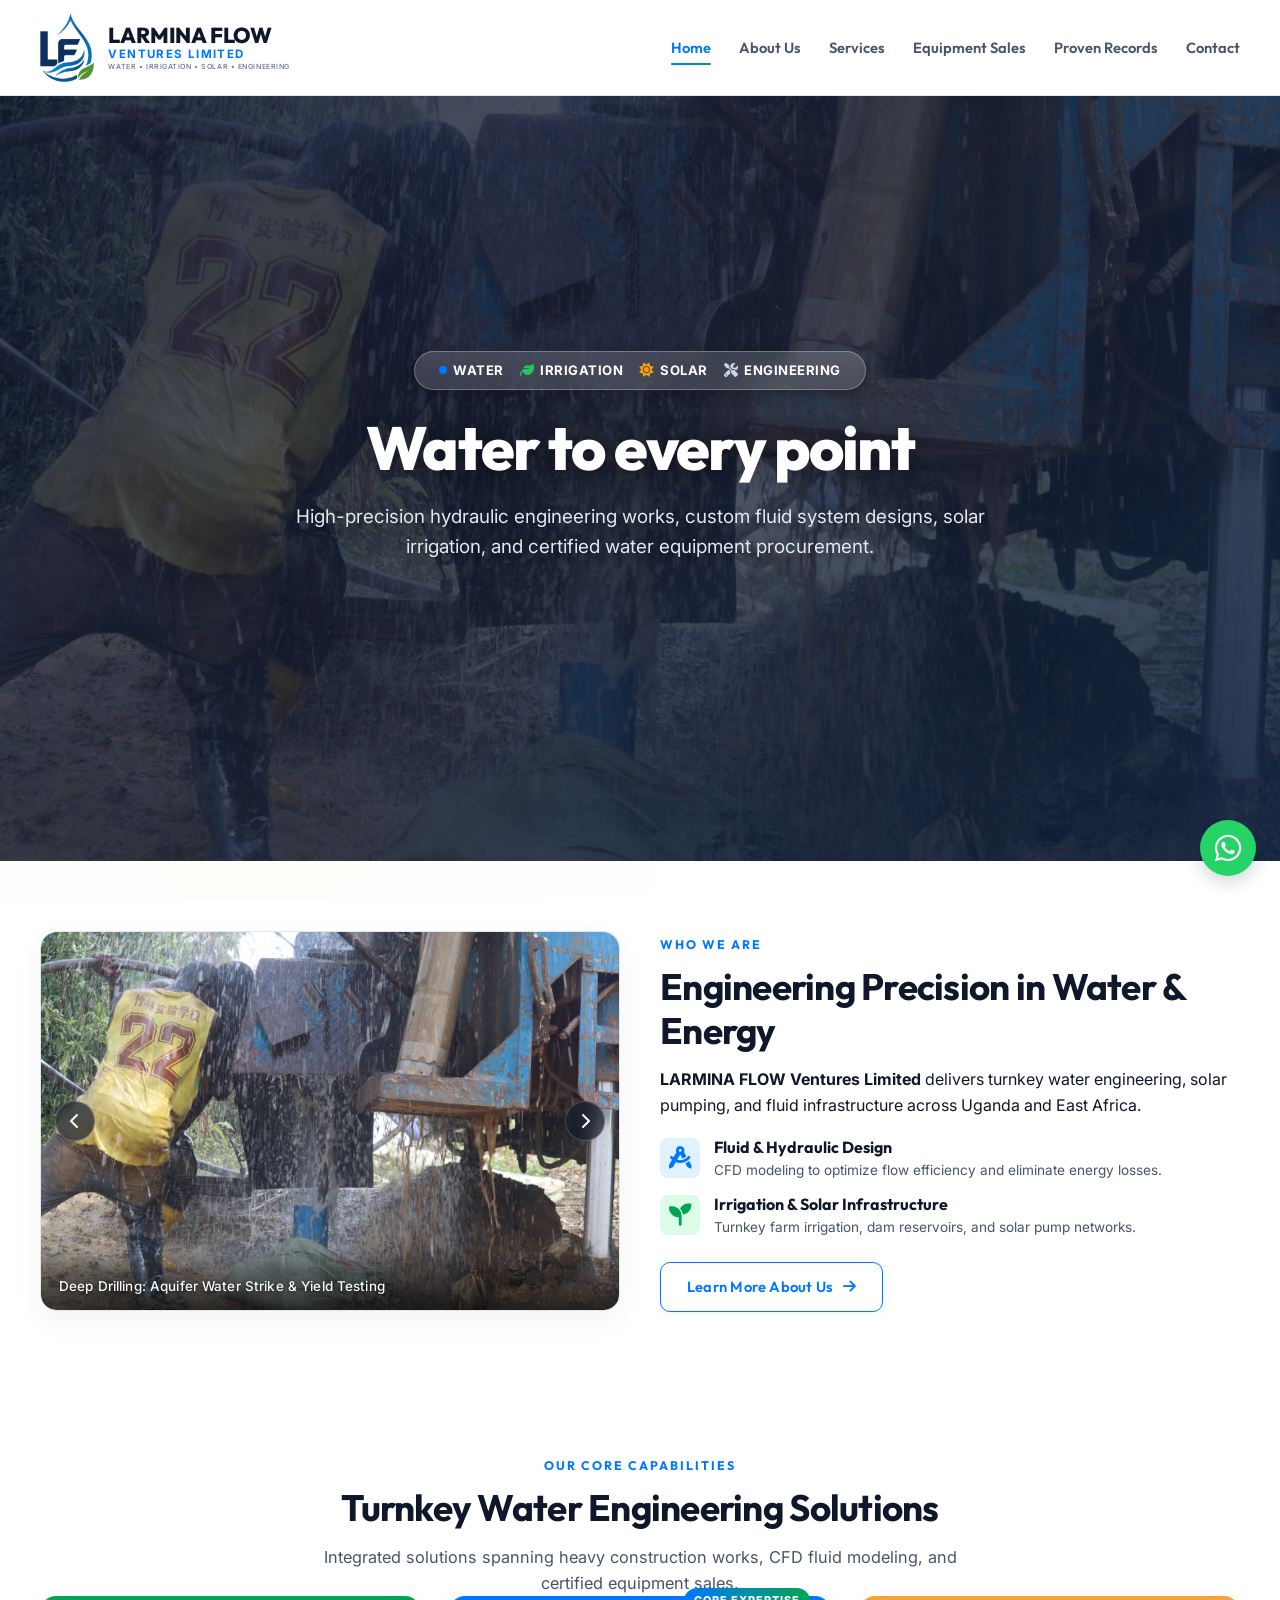
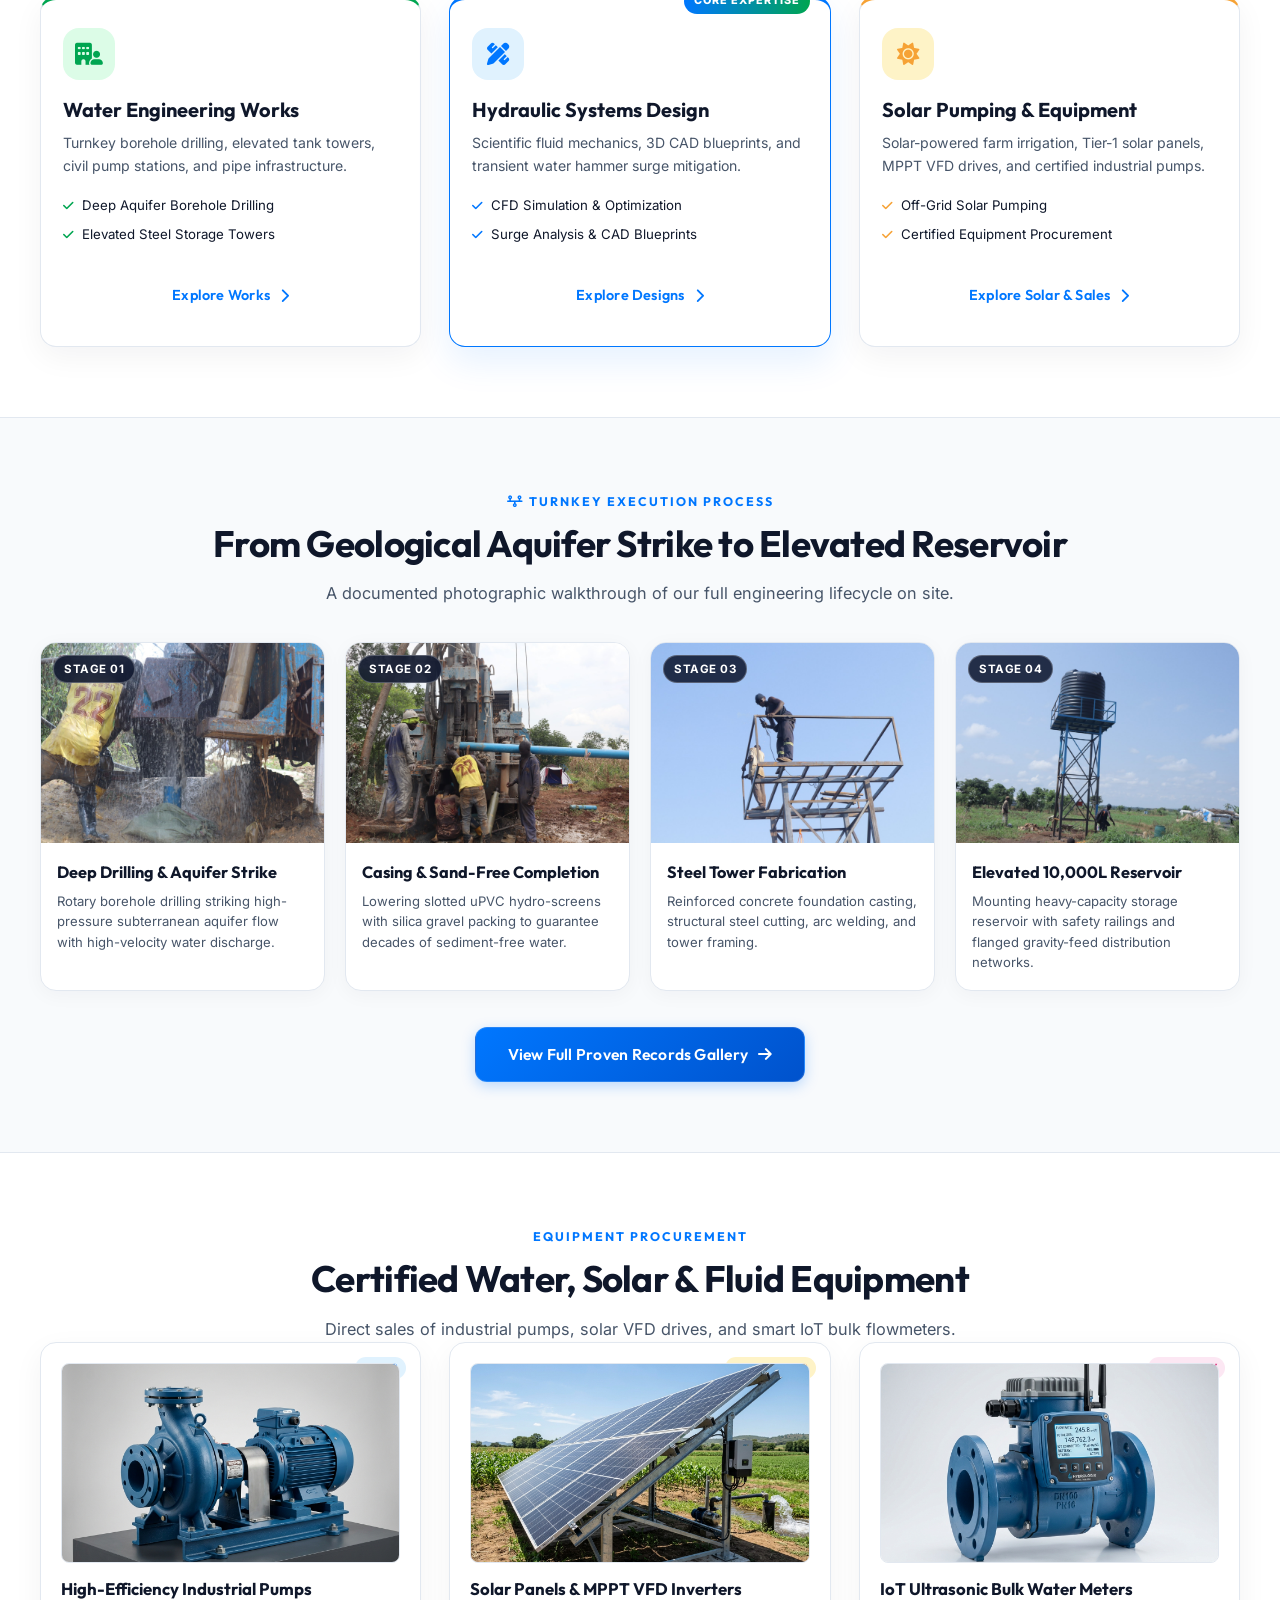
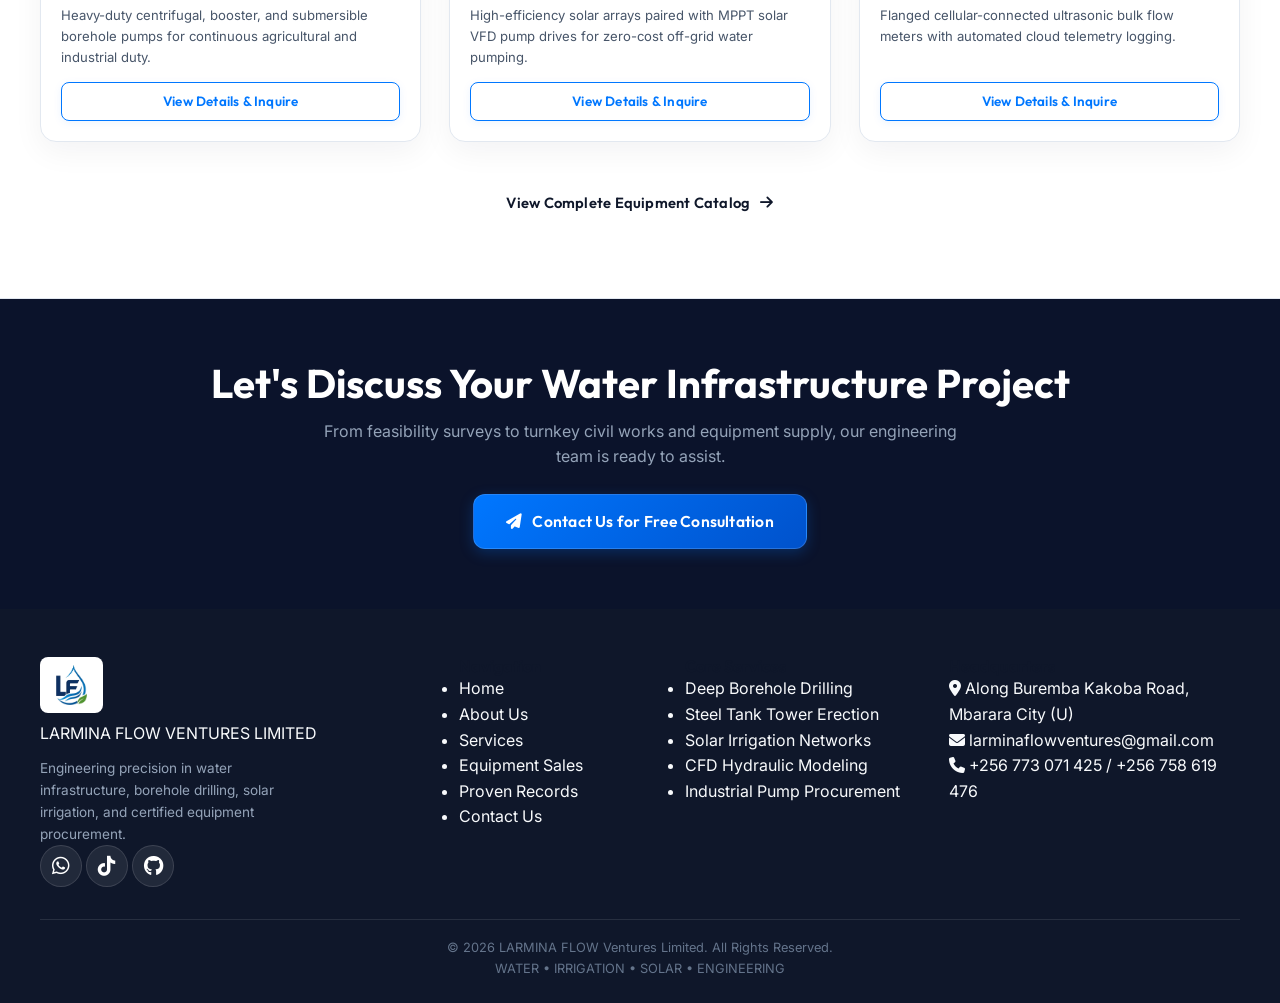
<file: index.html>
<!DOCTYPE html>
<html lang="en">
<head>
    <meta charset="UTF-8">
    <meta name="viewport" content="width=device-width, initial-scale=1.0">
    <title>LARMINA FLOW Ventures Limited | Water to every point</title>
    <link rel="icon" type="image/png" href="logo.png">
    <meta name="description" content="Turnkey Water Engineering Works, CFD Fluid Modeling, Agricultural Solar Irrigation, and Certified Equipment Sales across Uganda and East Africa.">
    
    <!-- Google Fonts -->
    <link rel="preconnect" href="https://fonts.googleapis.com">
    <link rel="preconnect" href="https://fonts.gstatic.com" crossorigin>
    <link href="https://fonts.googleapis.com/css2?family=Inter:wght@300;400;500;600;700&family=Outfit:wght@500;600;700;800&family=JetBrains+Mono:wght@400;500;600&display=swap" rel="stylesheet">
    
    <!-- Font Awesome Icons -->
    <link rel="stylesheet" href="https://cdnjs.cloudflare.com/ajax/libs/font-awesome/6.5.2/css/all.min.css">
    
    <!-- Custom CSS -->
    <link rel="stylesheet" href="styles.css?v=33.0">
</head>
<body>
    <!-- Main Navigation Header -->
    <header class="main-header" id="header">
        <div class="container nav-container">
            <a href="index.html" class="brand-logo-wrapper" title="Larmina Flow Ventures Limited">
                <img src="logo.png?v=2" alt="Larmina Flow Ventures Limited Logo" class="header-logo-img">
                <div class="brand-text-block">
                    <span class="brand-title-main">LARMINA FLOW</span>
                    <span class="brand-title-sub">VENTURES LIMITED</span>
                    <span class="brand-tagline">WATER &bull; IRRIGATION &bull; SOLAR &bull; ENGINEERING</span>
                </div>
            </a>

            <nav class="nav-menu" id="nav-menu">
                <a href="index.html" class="nav-link active">Home</a>
                <a href="about.html" class="nav-link">About Us</a>
                <a href="services.html" class="nav-link">Services</a>
                <a href="equipment.html" class="nav-link">Equipment Sales</a>
                <a href="proven-records.html" class="nav-link">Proven Records</a>
                <a href="contact.html" class="nav-link">Contact</a>
            </nav>

            <div class="nav-actions">
                <button class="mobile-toggle" id="mobile-toggle" aria-label="Toggle menu">
                    <i class="fa-solid fa-bars"></i>
                </button>
            </div>
        </div>
    </header>

    <!-- Hero Section with Background Slideshow (INTACT & UNTOUCHED) -->
    <section class="hero" id="hero">
        <!-- Dynamic Engineering & Water Infrastructure Background Slideshow -->
        <div class="hero-slideshow" id="hero-slideshow">
            <div class="hero-slide active" style="background-image: url('story_borehole_water_strike.jpg');" title="Deep Borehole Drilling & Aquifer Water Strike"></div>
            <div class="hero-slide" style="background-image: url('story_tower_completed_elevated_storage.jpg');" title="Elevated Water Tank Tower Infrastructure"></div>
            <div class="hero-slide" style="background-image: url('project_manifold_installation.jpg');" title="Pump Station Manifold & Piping Engineering"></div>
            <div class="hero-slide" style="background-image: url('product_solar_panels.jpg');" title="Solar Pumping & Clean Energy Arrays"></div>
            <div class="hero-slide" style="background-image: url('story_tower_structural_erection.jpg');" title="Structural Steel Tower Fabrication & Erection"></div>
        </div>

        <div class="hero-overlay"></div>
        
        <div class="hero-content">
            <div class="badge-pill">
                <span class="badge-item"><span class="badge-dot"></span> WATER</span>
                <span class="badge-item"><i class="fa-solid fa-leaf badge-icon leaf-icon"></i> IRRIGATION</span>
                <span class="badge-item"><i class="fa-solid fa-sun badge-icon sun-icon"></i> SOLAR</span>
                <span class="badge-item"><i class="fa-solid fa-screwdriver-wrench badge-icon wrench-icon"></i> ENGINEERING</span>
            </div>
            <h1 class="hero-title">
                Water to every point
            </h1>
            <p class="hero-subtitle">
                High-precision hydraulic engineering works, custom fluid system designs, solar irrigation, and certified water equipment procurement.
            </p>
        </div>
    </section>

    <!-- About Us Teaser Section -->
    <section class="section about" id="about">
        <div class="container">
            <div class="grid grid-2" style="align-items: center; gap: 40px;">
                <div class="about-image-wrapper">
                    <!-- Project Real Image Slideshow Carousel -->
                    <div class="glass-card image-card slideshow-container" id="about-slideshow">
                        <!-- Slide 1 -->
                        <div class="slideshow-slide active">
                            <img src="story_borehole_water_strike.jpg" alt="Deep Borehole Drilling & Aquifer Water Strike" class="about-real-img">
                            <div class="about-img-caption">
                                <span>Deep Drilling: Aquifer Water Strike & Yield Testing</span>
                            </div>
                        </div>

                        <!-- Slide 2 -->
                        <div class="slideshow-slide">
                            <img src="story_borehole_casing_installation.jpg" alt="Borehole uPVC Hydro-Casing Installation" class="about-real-img">
                            <div class="about-img-caption">
                                <span>Well Completion: Slotted uPVC Hydro-Casing</span>
                            </div>
                        </div>

                        <!-- Slide 3 -->
                        <div class="slideshow-slide">
                            <img src="story_tower_structural_erection.jpg" alt="Structural Steel Water Tank Tower Erection" class="about-real-img">
                            <div class="about-img-caption">
                                <span>Structural Works: Steel Tank Tower Fabrication</span>
                            </div>
                        </div>

                        <!-- Slide 4 -->
                        <div class="slideshow-slide">
                            <img src="story_tower_completed_elevated_storage.jpg" alt="Completed Elevated Water Tank Tower Storage" class="about-real-img">
                            <div class="about-img-caption">
                                <span>Gravity Storage: 10,000L Elevated Reservoir Tower</span>
                            </div>
                        </div>

                        <!-- Slideshow Navigation Controls -->
                        <button class="slideshow-arrow prev" id="slideshow-prev" aria-label="Previous Slide"><i class="fa-solid fa-chevron-left"></i></button>
                        <button class="slideshow-arrow next" id="slideshow-next" aria-label="Next Slide"><i class="fa-solid fa-chevron-right"></i></button>
                    </div>
                </div>

                <div class="about-content">
                    <div class="section-tag">WHO WE ARE</div>
                    <h2 class="section-title">Engineering Precision in Water & Energy</h2>
                    <p class="section-desc">
                        <strong>LARMINA FLOW Ventures Limited</strong> delivers turnkey water engineering, solar pumping, and fluid infrastructure across Uganda and East Africa.
                    </p>
                    
                    <div class="feature-list" style="margin-bottom: 24px;">
                        <div class="feature-item">
                            <div class="feature-icon cyan"><i class="fa-solid fa-compass-drafting"></i></div>
                            <div class="feature-text">
                                <h3>Fluid & Hydraulic Design</h3>
                                <p>CFD modeling to optimize flow efficiency and eliminate energy losses.</p>
                            </div>
                        </div>
                        <div class="feature-item">
                            <div class="feature-icon emerald"><i class="fa-solid fa-seedling"></i></div>
                            <div class="feature-text">
                                <h3>Irrigation & Solar Infrastructure</h3>
                                <p>Turnkey farm irrigation, dam reservoirs, and solar pump networks.</p>
                            </div>
                        </div>
                    </div>

                    <a href="about.html" class="btn btn-outline">
                        Learn More About Us <i class="fa-solid fa-arrow-right"></i>
                    </a>
                </div>
            </div>
        </div>
    </section>

    <!-- Services Pillars Teaser Section -->
    <section class="section services" id="services">
        <div class="container">
            <div class="section-header text-center">
                <div class="section-tag">OUR CORE CAPABILITIES</div>
                <h2 class="section-title">Turnkey Water Engineering Solutions</h2>
                <p class="section-subtitle">
                    Integrated solutions spanning heavy construction works, CFD fluid modeling, and certified equipment sales.
                </p>
            </div>

            <div class="grid grid-3">
                <!-- Service 1: Works -->
                <div class="glass-card service-card pillar-works">
                    <div class="service-icon-wrapper emerald">
                        <i class="fa-solid fa-building-user"></i>
                    </div>
                    <h3 class="service-title">Water Engineering Works</h3>
                    <p class="service-desc">
                        Turnkey borehole drilling, elevated tank towers, civil pump stations, and pipe infrastructure.
                    </p>
                    <ul class="service-bullets">
                        <li><i class="fa-solid fa-check" style="color: var(--lfv-eco-green);"></i> Deep Aquifer Borehole Drilling</li>
                        <li><i class="fa-solid fa-check" style="color: var(--lfv-eco-green);"></i> Elevated Steel Storage Towers</li>
                    </ul>
                    <a href="services.html" class="btn btn-text">
                        Explore Works <i class="fa-solid fa-chevron-right"></i>
                    </a>
                </div>

                <!-- Service 2: Designs -->
                <div class="glass-card service-card highlighted pillar-designs">
                    <div class="popular-badge">CORE EXPERTISE</div>
                    <div class="service-icon-wrapper cyan">
                        <i class="fa-solid fa-pen-ruler"></i>
                    </div>
                    <h3 class="service-title">Hydraulic Systems Design</h3>
                    <p class="service-desc">
                        Scientific fluid mechanics, 3D CAD blueprints, and transient water hammer surge mitigation.
                    </p>
                    <ul class="service-bullets">
                        <li><i class="fa-solid fa-check" style="color: var(--lfv-ocean-cyan);"></i> CFD Simulation & Optimization</li>
                        <li><i class="fa-solid fa-check" style="color: var(--lfv-ocean-cyan);"></i> Surge Analysis & CAD Blueprints</li>
                    </ul>
                    <a href="services.html" class="btn btn-text">
                        Explore Designs <i class="fa-solid fa-chevron-right"></i>
                    </a>
                </div>

                <!-- Service 3: Solar & Sales -->
                <div class="glass-card service-card pillar-sales">
                    <div class="service-icon-wrapper amber">
                        <i class="fa-solid fa-sun"></i>
                    </div>
                    <h3 class="service-title">Solar Pumping & Equipment</h3>
                    <p class="service-desc">
                        Solar-powered farm irrigation, Tier-1 solar panels, MPPT VFD drives, and certified industrial pumps.
                    </p>
                    <ul class="service-bullets">
                        <li><i class="fa-solid fa-check" style="color: var(--lfv-solar-amber);"></i> Off-Grid Solar Pumping</li>
                        <li><i class="fa-solid fa-check" style="color: var(--lfv-solar-amber);"></i> Certified Equipment Procurement</li>
                    </ul>
                    <a href="services.html" class="btn btn-text">
                        Explore Solar & Sales <i class="fa-solid fa-chevron-right"></i>
                    </a>
                </div>
            </div>
        </div>
    </section>

    <!-- Turnkey Project Storyline: 4 Stages -->
    <section class="section project-story-section" id="storyline">
        <div class="container">
            <div class="section-header text-center">
                <div class="section-tag"><i class="fa-solid fa-timeline"></i> TURNKEY EXECUTION PROCESS</div>
                <h2 class="section-title">From Geological Aquifer Strike to Elevated Reservoir</h2>
                <p class="section-subtitle">
                    A documented photographic walkthrough of our full engineering lifecycle on site.
                </p>
            </div>

            <div class="story-grid">
                <!-- Step 1 -->
                <div class="story-card">
                    <div class="story-img-wrapper">
                        <img src="story_borehole_water_strike.jpg" alt="Deep Borehole Drilling & Aquifer Water Strike">
                        <span class="story-step-badge">STAGE 01</span>
                    </div>
                    <div class="story-content">
                        <h3>Deep Drilling & Aquifer Strike</h3>
                        <p>Rotary borehole drilling striking high-pressure subterranean aquifer flow with high-velocity water discharge.</p>
                    </div>
                </div>

                <!-- Step 2 -->
                <div class="story-card">
                    <div class="story-img-wrapper">
                        <img src="story_borehole_casing_installation.jpg" alt="Hydro-Casing & Wellhead Gravel Packing">
                        <span class="story-step-badge">STAGE 02</span>
                    </div>
                    <div class="story-content">
                        <h3>Casing & Sand-Free Completion</h3>
                        <p>Lowering slotted uPVC hydro-screens with silica gravel packing to guarantee decades of sediment-free water.</p>
                    </div>
                </div>

                <!-- Step 3 -->
                <div class="story-card">
                    <div class="story-img-wrapper">
                        <img src="story_tower_structural_erection.jpg" alt="Structural Steel Tower Fabrication & Assembly">
                        <span class="story-step-badge">STAGE 03</span>
                    </div>
                    <div class="story-content">
                        <h3>Steel Tower Fabrication</h3>
                        <p>Reinforced concrete foundation casting, structural steel cutting, arc welding, and tower framing.</p>
                    </div>
                </div>

                <!-- Step 4 -->
                <div class="story-card">
                    <div class="story-img-wrapper">
                        <img src="story_tower_completed_elevated_storage.jpg" alt="Completed Elevated Reservoir System">
                        <span class="story-step-badge">STAGE 04</span>
                    </div>
                    <div class="story-content">
                        <h3>Elevated 10,000L Reservoir</h3>
                        <p>Mounting heavy-capacity storage reservoir with safety railings and flanged gravity-feed distribution networks.</p>
                    </div>
                </div>
            </div>

            <div class="text-center" style="margin-top: 36px;">
                <a href="proven-records.html" class="btn btn-primary btn-lg">
                    View Full Proven Records Gallery <i class="fa-solid fa-arrow-right"></i>
                </a>
            </div>
        </div>
    </section>

    <!-- Equipment Sales Teaser -->
    <section class="section products-section" id="products">
        <div class="container">
            <div class="section-header text-center">
                <div class="section-tag">EQUIPMENT PROCUREMENT</div>
                <h2 class="section-title">Certified Water, Solar & Fluid Equipment</h2>
                <p class="section-subtitle">Direct sales of industrial pumps, solar VFD drives, and smart IoT bulk flowmeters.</p>
            </div>

            <div class="grid grid-3 product-grid">
                <!-- Product Card 1 -->
                <div class="glass-card product-card">
                    <div class="product-badge">PUMPS</div>
                    <div class="product-img-wrapper">
                        <img src="product_industrial_pump.jpg" alt="Industrial Centrifugal & Submersible Water Pump" class="product-real-img">
                    </div>
                    <h3>High-Efficiency Industrial Pumps</h3>
                    <p>Heavy-duty centrifugal, booster, and submersible borehole pumps for continuous agricultural and industrial duty.</p>
                    <a href="equipment.html" class="btn btn-outline btn-block btn-sm">View Details & Inquire</a>
                </div>

                <!-- Product Card 2 -->
                <div class="glass-card product-card">
                    <div class="product-badge amber">SOLAR POWER</div>
                    <div class="product-img-wrapper">
                        <img src="product_solar_panels.jpg" alt="Tier-1 Monocrystalline Solar Panels" class="product-real-img">
                    </div>
                    <h3>Solar Panels & MPPT VFD Inverters</h3>
                    <p>High-efficiency solar arrays paired with MPPT solar VFD pump drives for zero-cost off-grid water pumping.</p>
                    <a href="equipment.html" class="btn btn-outline btn-block btn-sm">View Details & Inquire</a>
                </div>

                <!-- Product Card 3 -->
                <div class="glass-card product-card">
                    <div class="product-badge rose">TELEMETRY</div>
                    <div class="product-img-wrapper">
                        <img src="product_bulk_water_meter.jpg" alt="Ultrasonic Bulk Water Meter" class="product-real-img">
                    </div>
                    <h3>IoT Ultrasonic Bulk Water Meters</h3>
                    <p>Flanged cellular-connected ultrasonic bulk flow meters with automated cloud telemetry logging.</p>
                    <a href="equipment.html" class="btn btn-outline btn-block btn-sm">View Details & Inquire</a>
                </div>
            </div>

            <div class="text-center" style="margin-top: 36px;">
                <a href="equipment.html" class="btn btn-secondary">
                    View Complete Equipment Catalog <i class="fa-solid fa-arrow-right"></i>
                </a>
            </div>
        </div>
    </section>

    <!-- Call to Action Banner -->
    <section class="section-cta-strip">
        <div class="container">
            <h2>Let's Discuss Your Water Infrastructure Project</h2>
            <p>From feasibility surveys to turnkey civil works and equipment supply, our engineering team is ready to assist.</p>
            <a href="contact.html" class="btn btn-primary btn-lg"><i class="fa-solid fa-paper-plane"></i> Contact Us for Free Consultation</a>
        </div>
    </section>

    <!-- Footer -->
    <footer class="footer">
        <div class="container">
            <div class="footer-top">
                <div class="footer-brand">
                    <div class="footer-brand-header">
                        <img src="logo.png?v=2" alt="LARMINA FLOW Ventures Logo" class="footer-logo-img">
                        <div>
                            <span class="footer-brand-title">LARMINA FLOW</span>
                            <span class="footer-brand-subtitle">VENTURES LIMITED</span>
                        </div>
                    </div>
                    <p class="footer-about">Engineering precision in water infrastructure, borehole drilling, solar irrigation, and certified equipment procurement.</p>
                    <div class="social-links">
                        <a href="https://wa.me/256758619476" target="_blank" class="social-icon-btn whatsapp" title="WhatsApp"><i class="fa-brands fa-whatsapp"></i></a>
                        <a href="https://www.tiktok.com/@laminarflowventures" target="_blank" class="social-icon-btn tiktok" title="TikTok"><i class="fa-brands fa-tiktok"></i></a>
                        <a href="https://github.com/Christopher-Ssekyanzi/Laminar-flow-ventures-" target="_blank" class="social-icon-btn github" title="GitHub"><i class="fa-brands fa-github"></i></a>
                    </div>
                </div>

                <div class="footer-nav">
                    <h4>Navigation</h4>
                    <ul>
                        <li><a href="index.html">Home</a></li>
                        <li><a href="about.html">About Us</a></li>
                        <li><a href="services.html">Services</a></li>
                        <li><a href="equipment.html">Equipment Sales</a></li>
                        <li><a href="proven-records.html">Proven Records</a></li>
                        <li><a href="contact.html">Contact Us</a></li>
                    </ul>
                </div>

                <div class="footer-nav">
                    <h4>Core Services</h4>
                    <ul>
                        <li><a href="services.html">Deep Borehole Drilling</a></li>
                        <li><a href="services.html">Steel Tank Tower Erection</a></li>
                        <li><a href="services.html">Solar Irrigation Networks</a></li>
                        <li><a href="services.html">CFD Hydraulic Modeling</a></li>
                        <li><a href="equipment.html">Industrial Pump Procurement</a></li>
                    </ul>
                </div>

                <div class="footer-contact">
                    <h4>Headquarters</h4>
                    <p><i class="fa-solid fa-location-dot"></i> Along Buremba Kakoba Road, Mbarara City (U)</p>
                    <p><i class="fa-solid fa-envelope"></i> larminaflowventures@gmail.com</p>
                    <p><i class="fa-solid fa-phone"></i> +256 773 071 425 / +256 758 619 476</p>
                </div>
            </div>

            <div class="footer-bottom">
                <p>&copy; <span id="year">2026</span> LARMINA FLOW Ventures Limited. All Rights Reserved.</p>
                <div class="footer-badge-text">
                    <span>WATER</span> • <span>IRRIGATION</span> • <span>SOLAR</span> • <span>ENGINEERING</span>
                </div>
            </div>
        </div>
    </footer>

    <!-- WhatsApp Floating Action -->
    <a href="https://wa.me/256758619476" target="_blank" class="whatsapp-float" title="Chat with LARMINA FLOW Ventures on WhatsApp">
        <i class="fa-brands fa-whatsapp"></i>
        <span class="whatsapp-tooltip">Chat on WhatsApp</span>
    </a>

    <!-- Scripts -->
    <script src="app.js?v=27.0"></script>
</body>
</html>
</file>
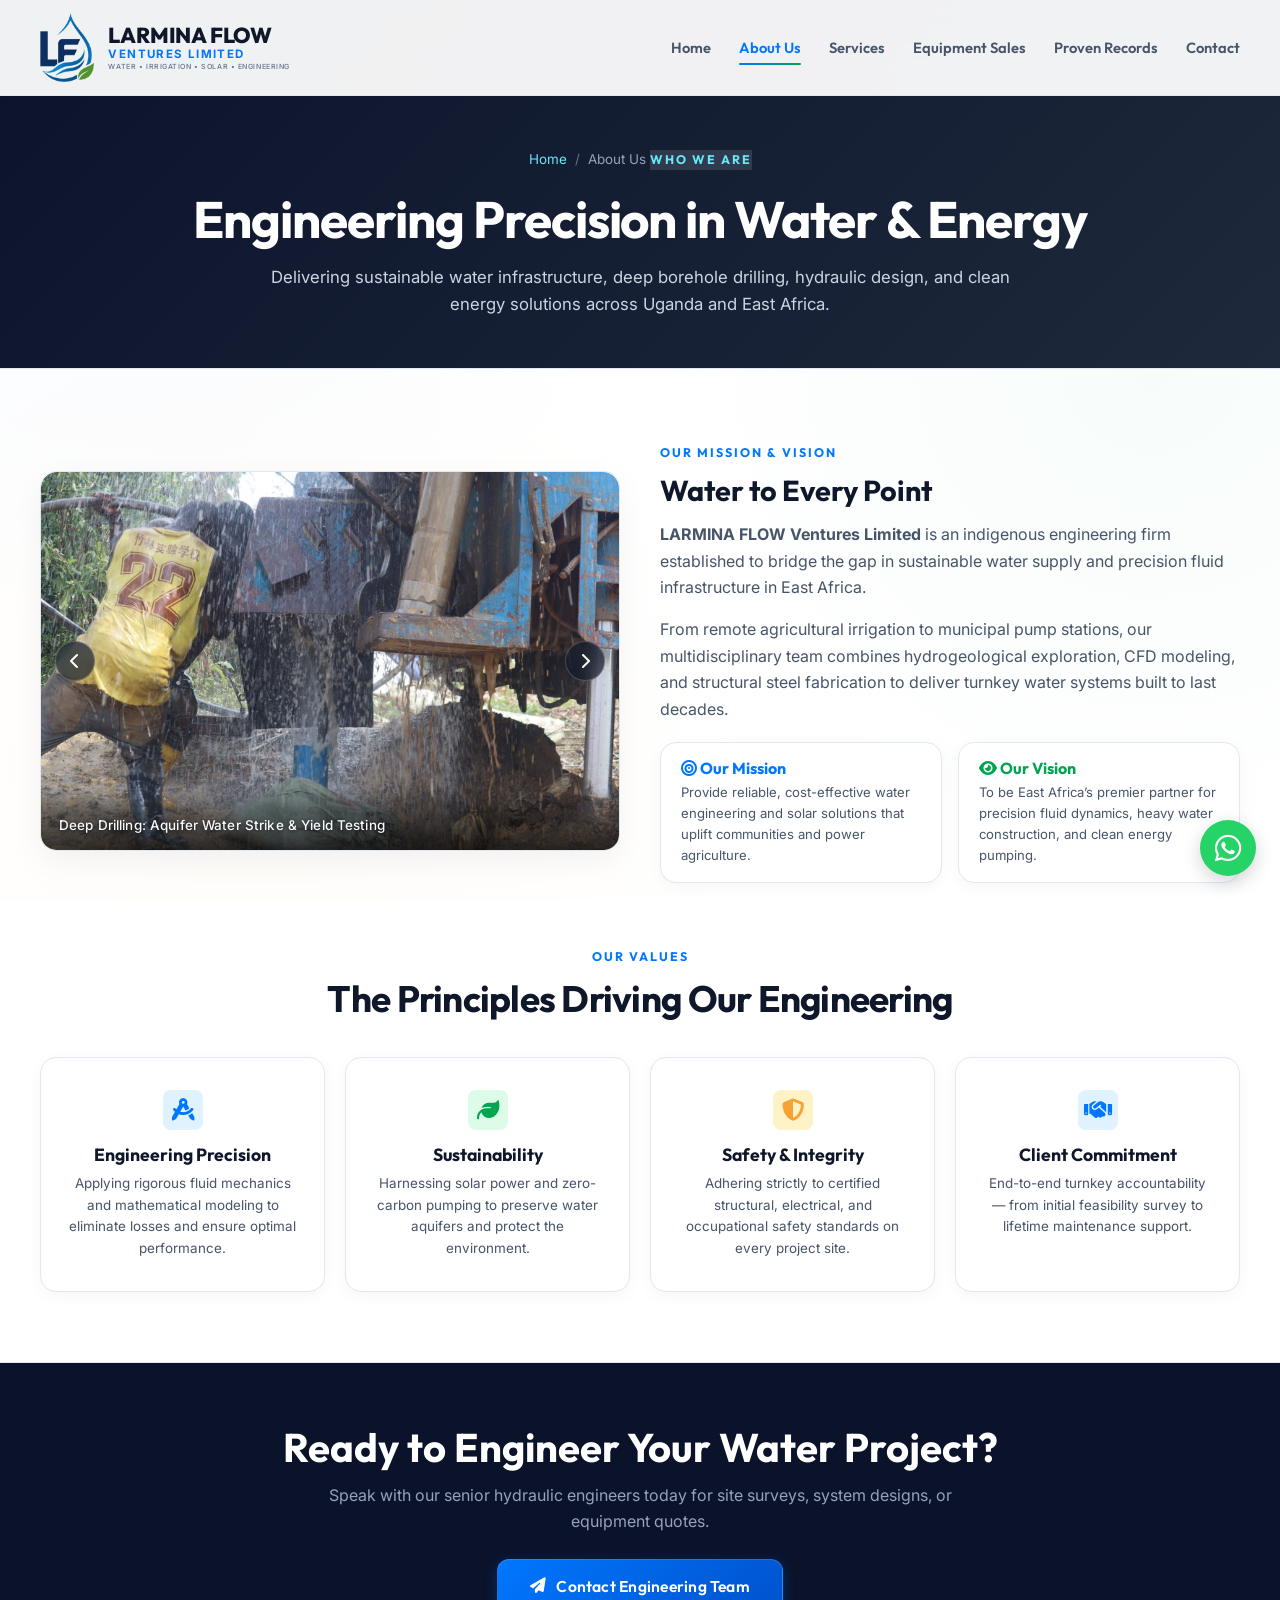
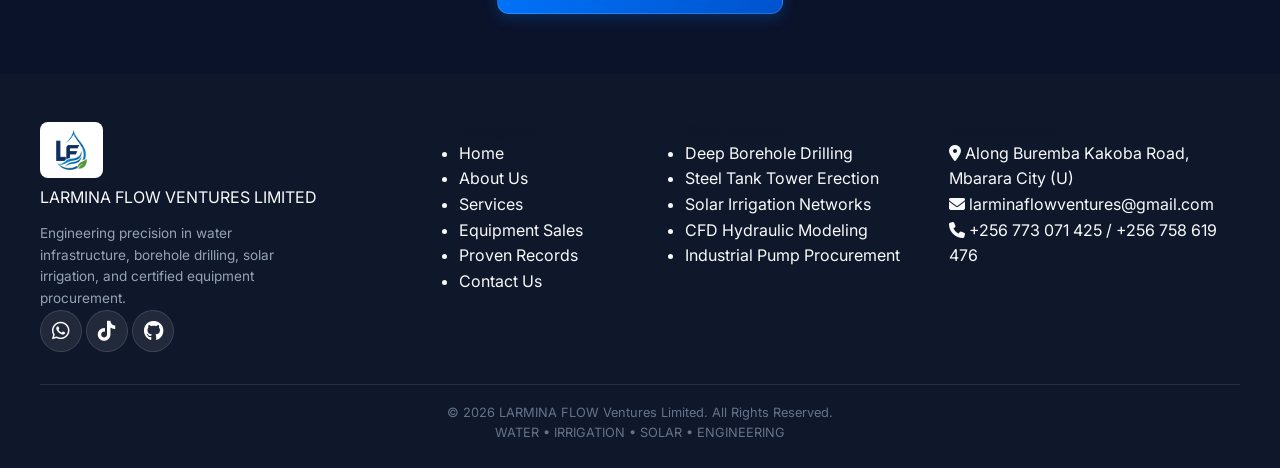
<file: about.html>
<!DOCTYPE html>
<html lang="en">
<head>
    <meta charset="UTF-8">
    <meta name="viewport" content="width=device-width, initial-scale=1.0">
    <title>About Us | LARMINA FLOW Ventures Limited</title>
    <link rel="icon" type="image/png" href="logo.png">
    <meta name="description" content="LARMINA FLOW Ventures Limited is a certified water engineering, solar pumping, and hydraulic infrastructure firm operating across Uganda and East Africa.">
    <link rel="stylesheet" href="styles.css?v=33.0">
    <link rel="preconnect" href="https://fonts.googleapis.com">
    <link rel="preconnect" href="https://fonts.gstatic.com" crossorigin>
    <link href="https://fonts.googleapis.com/css2?family=Inter:wght@300;400;500;600;700&family=Outfit:wght@500;600;700;800&family=JetBrains+Mono:wght@400;500;600&display=swap" rel="stylesheet">
    <link rel="stylesheet" href="https://cdnjs.cloudflare.com/ajax/libs/font-awesome/6.5.2/css/all.min.css">
</head>
<body>
    <!-- Main Navigation Bar -->
    <header class="main-header" id="header">
        <div class="container nav-container">
            <a href="index.html" class="brand-logo-wrapper" title="Larmina Flow Ventures Limited">
                <img src="logo.png?v=2" alt="Larmina Flow Ventures Limited Logo" class="header-logo-img">
                <div class="brand-text-block">
                    <span class="brand-title-main">LARMINA FLOW</span>
                    <span class="brand-title-sub">VENTURES LIMITED</span>
                    <span class="brand-tagline">WATER &bull; IRRIGATION &bull; SOLAR &bull; ENGINEERING</span>
                </div>
            </a>
            
            <nav class="nav-menu" id="nav-menu">
                <a href="index.html" class="nav-link">Home</a>
                <a href="about.html" class="nav-link active">About Us</a>
                <a href="services.html" class="nav-link">Services</a>
                <a href="equipment.html" class="nav-link">Equipment Sales</a>
                <a href="proven-records.html" class="nav-link">Proven Records</a>
                <a href="contact.html" class="nav-link">Contact</a>
            </nav>

            <div class="nav-actions">
                <button class="mobile-toggle" id="mobile-toggle" aria-label="Toggle Navigation Menu">
                    <i class="fa-solid fa-bars"></i>
                </button>
            </div>
        </div>
    </header>

    <!-- PAGE HERO BANNER -->
    <section class="page-banner text-center">
        <div class="container">
            <div class="breadcrumb-nav">
                <a href="index.html">Home</a>
                <span class="separator">/</span>
                <span>About Us</span>
            </div>
            <div class="section-tag">WHO WE ARE</div>
            <h1 class="section-title">Engineering Precision in Water & Energy</h1>
            <p class="section-subtitle">
                Delivering sustainable water infrastructure, deep borehole drilling, hydraulic design, and clean energy solutions across Uganda and East Africa.
            </p>
        </div>
    </section>

    <!-- MAIN ABOUT CONTENT SECTION -->
    <section class="subpage-section">
        <div class="container">
            <div class="grid grid-2" style="align-items: center; gap: 40px; margin-bottom: 60px;">
                <div class="about-image-wrapper">
                    <!-- Project Real Image Slideshow Carousel -->
                    <div class="glass-card image-card slideshow-container" id="about-slideshow">
                        <!-- Slide 1 -->
                        <div class="slideshow-slide active">
                            <img src="story_borehole_water_strike.jpg" alt="Deep Borehole Drilling & Aquifer Water Strike" class="about-real-img">
                            <div class="about-img-caption">
                                <span>Deep Drilling: Aquifer Water Strike & Yield Testing</span>
                            </div>
                        </div>

                        <!-- Slide 2 -->
                        <div class="slideshow-slide">
                            <img src="story_borehole_casing_installation.jpg" alt="Borehole uPVC Hydro-Casing Installation" class="about-real-img">
                            <div class="about-img-caption">
                                <span>Well Completion: Slotted uPVC Hydro-Casing</span>
                            </div>
                        </div>

                        <!-- Slide 3 -->
                        <div class="slideshow-slide">
                            <img src="story_tower_structural_erection.jpg" alt="Structural Steel Water Tank Tower Erection" class="about-real-img">
                            <div class="about-img-caption">
                                <span>Structural Works: Steel Tank Tower Fabrication</span>
                            </div>
                        </div>

                        <!-- Slide 4 -->
                        <div class="slideshow-slide">
                            <img src="story_tower_completed_elevated_storage.jpg" alt="Completed Elevated Water Tank Tower Storage" class="about-real-img">
                            <div class="about-img-caption">
                                <span>Gravity Storage: 10,000L Elevated Reservoir Tower</span>
                            </div>
                        </div>

                        <!-- Navigation -->
                        <button class="slideshow-arrow prev" id="slideshow-prev" aria-label="Previous Slide"><i class="fa-solid fa-chevron-left"></i></button>
                        <button class="slideshow-arrow next" id="slideshow-next" aria-label="Next Slide"><i class="fa-solid fa-chevron-right"></i></button>
                    </div>
                </div>

                <div class="about-text-column">
                    <div class="section-tag">OUR MISSION & VISION</div>
                    <h2 style="font-size: 1.8rem; margin-bottom: 14px;">Water to Every Point</h2>
                    <p style="color: var(--text-muted); line-height: 1.65; margin-bottom: 16px;">
                        <strong>LARMINA FLOW Ventures Limited</strong> is an indigenous engineering firm established to bridge the gap in sustainable water supply and precision fluid infrastructure in East Africa.
                    </p>
                    <p style="color: var(--text-muted); line-height: 1.65; margin-bottom: 20px;">
                        From remote agricultural irrigation to municipal pump stations, our multidisciplinary team combines hydrogeological exploration, CFD modeling, and structural steel fabrication to deliver turnkey water systems built to last decades.
                    </p>
                    <div class="grid grid-2" style="gap: 16px;">
                        <div class="content-card" style="padding: 16px 20px;">
                            <h4 style="color: var(--lfv-ocean-cyan); margin-bottom: 4px;"><i class="fa-solid fa-bullseye"></i> Our Mission</h4>
                            <p style="font-size: 0.82rem; color: var(--text-muted); margin: 0;">Provide reliable, cost-effective water engineering and solar solutions that uplift communities and power agriculture.</p>
                        </div>
                        <div class="content-card" style="padding: 16px 20px;">
                            <h4 style="color: var(--lfv-eco-green); margin-bottom: 4px;"><i class="fa-solid fa-eye"></i> Our Vision</h4>
                            <p style="font-size: 0.82rem; color: var(--text-muted); margin: 0;">To be East Africa’s premier partner for precision fluid dynamics, heavy water construction, and clean energy pumping.</p>
                        </div>
                    </div>
                </div>
            </div>

            <!-- CORE VALUES GRID -->
            <div class="section-header text-center" style="margin-bottom: 36px;">
                <div class="section-tag">OUR VALUES</div>
                <h2 class="section-title">The Principles Driving Our Engineering</h2>
            </div>

            <div class="grid grid-4" style="gap: 20px;">
                <div class="content-card text-center">
                    <div class="feature-icon cyan" style="margin: 0 auto 14px;"><i class="fa-solid fa-compass-drafting"></i></div>
                    <h3 style="font-size: 1.1rem; margin-bottom: 8px;">Engineering Precision</h3>
                    <p style="font-size: 0.84rem; color: var(--text-muted); margin: 0;">Applying rigorous fluid mechanics and mathematical modeling to eliminate losses and ensure optimal performance.</p>
                </div>
                <div class="content-card text-center">
                    <div class="feature-icon emerald" style="margin: 0 auto 14px;"><i class="fa-solid fa-leaf"></i></div>
                    <h3 style="font-size: 1.1rem; margin-bottom: 8px;">Sustainability</h3>
                    <p style="font-size: 0.84rem; color: var(--text-muted); margin: 0;">Harnessing solar power and zero-carbon pumping to preserve water aquifers and protect the environment.</p>
                </div>
                <div class="content-card text-center">
                    <div class="feature-icon amber" style="margin: 0 auto 14px;"><i class="fa-solid fa-shield-halved"></i></div>
                    <h3 style="font-size: 1.1rem; margin-bottom: 8px;">Safety & Integrity</h3>
                    <p style="font-size: 0.84rem; color: var(--text-muted); margin: 0;">Adhering strictly to certified structural, electrical, and occupational safety standards on every project site.</p>
                </div>
                <div class="content-card text-center">
                    <div class="feature-icon cyan" style="margin: 0 auto 14px;"><i class="fa-solid fa-handshake"></i></div>
                    <h3 style="font-size: 1.1rem; margin-bottom: 8px;">Client Commitment</h3>
                    <p style="font-size: 0.84rem; color: var(--text-muted); margin: 0;">End-to-end turnkey accountability — from initial feasibility survey to lifetime maintenance support.</p>
                </div>
            </div>
        </div>
    </section>

    <!-- CALL TO ACTION STRIP -->
    <section class="section-cta-strip">
        <div class="container">
            <h2>Ready to Engineer Your Water Project?</h2>
            <p>Speak with our senior hydraulic engineers today for site surveys, system designs, or equipment quotes.</p>
            <a href="contact.html" class="btn btn-primary btn-lg"><i class="fa-solid fa-paper-plane"></i> Contact Engineering Team</a>
        </div>
    </section>

    <!-- FOOTER -->
    <footer class="footer">
        <div class="container">
            <div class="footer-top">
                <div class="footer-brand">
                    <div class="footer-brand-header">
                        <img src="logo.png?v=2" alt="LARMINA FLOW Ventures Logo" class="footer-logo-img">
                        <div>
                            <span class="footer-brand-title">LARMINA FLOW</span>
                            <span class="footer-brand-subtitle">VENTURES LIMITED</span>
                        </div>
                    </div>
                    <p class="footer-about">Engineering precision in water infrastructure, borehole drilling, solar irrigation, and certified equipment procurement.</p>
                    <div class="social-links">
                        <a href="https://wa.me/256758619476" target="_blank" class="social-icon-btn whatsapp" title="WhatsApp"><i class="fa-brands fa-whatsapp"></i></a>
                        <a href="https://www.tiktok.com/@laminarflowventures" target="_blank" class="social-icon-btn tiktok" title="TikTok"><i class="fa-brands fa-tiktok"></i></a>
                        <a href="https://github.com/Christopher-Ssekyanzi/Laminar-flow-ventures-" target="_blank" class="social-icon-btn github" title="GitHub"><i class="fa-brands fa-github"></i></a>
                    </div>
                </div>

                <div class="footer-nav">
                    <h4>Navigation</h4>
                    <ul>
                        <li><a href="index.html">Home</a></li>
                        <li><a href="about.html">About Us</a></li>
                        <li><a href="services.html">Services</a></li>
                        <li><a href="equipment.html">Equipment Sales</a></li>
                        <li><a href="proven-records.html">Proven Records</a></li>
                        <li><a href="contact.html">Contact Us</a></li>
                    </ul>
                </div>

                <div class="footer-nav">
                    <h4>Core Services</h4>
                    <ul>
                        <li><a href="services.html">Deep Borehole Drilling</a></li>
                        <li><a href="services.html">Steel Tank Tower Erection</a></li>
                        <li><a href="services.html">Solar Irrigation Networks</a></li>
                        <li><a href="services.html">CFD Hydraulic Modeling</a></li>
                        <li><a href="equipment.html">Industrial Pump Procurement</a></li>
                    </ul>
                </div>

                <div class="footer-contact">
                    <h4>Headquarters</h4>
                    <p><i class="fa-solid fa-location-dot"></i> Along Buremba Kakoba Road, Mbarara City (U)</p>
                    <p><i class="fa-solid fa-envelope"></i> larminaflowventures@gmail.com</p>
                    <p><i class="fa-solid fa-phone"></i> +256 773 071 425 / +256 758 619 476</p>
                </div>
            </div>

            <div class="footer-bottom">
                <p>&copy; <span id="year">2026</span> LARMINA FLOW Ventures Limited. All Rights Reserved.</p>
                <div class="footer-badge-text">
                    <span>WATER</span> • <span>IRRIGATION</span> • <span>SOLAR</span> • <span>ENGINEERING</span>
                </div>
            </div>
        </div>
    </footer>

    <!-- WhatsApp Floating Action -->
    <a href="https://wa.me/256758619476" target="_blank" class="whatsapp-float" title="Chat with LARMINA FLOW Ventures on WhatsApp">
        <i class="fa-brands fa-whatsapp"></i>
        <span class="whatsapp-tooltip">Chat on WhatsApp</span>
    </a>

    <script src="app.js?v=27.0"></script>
</body>
</html>
</file>
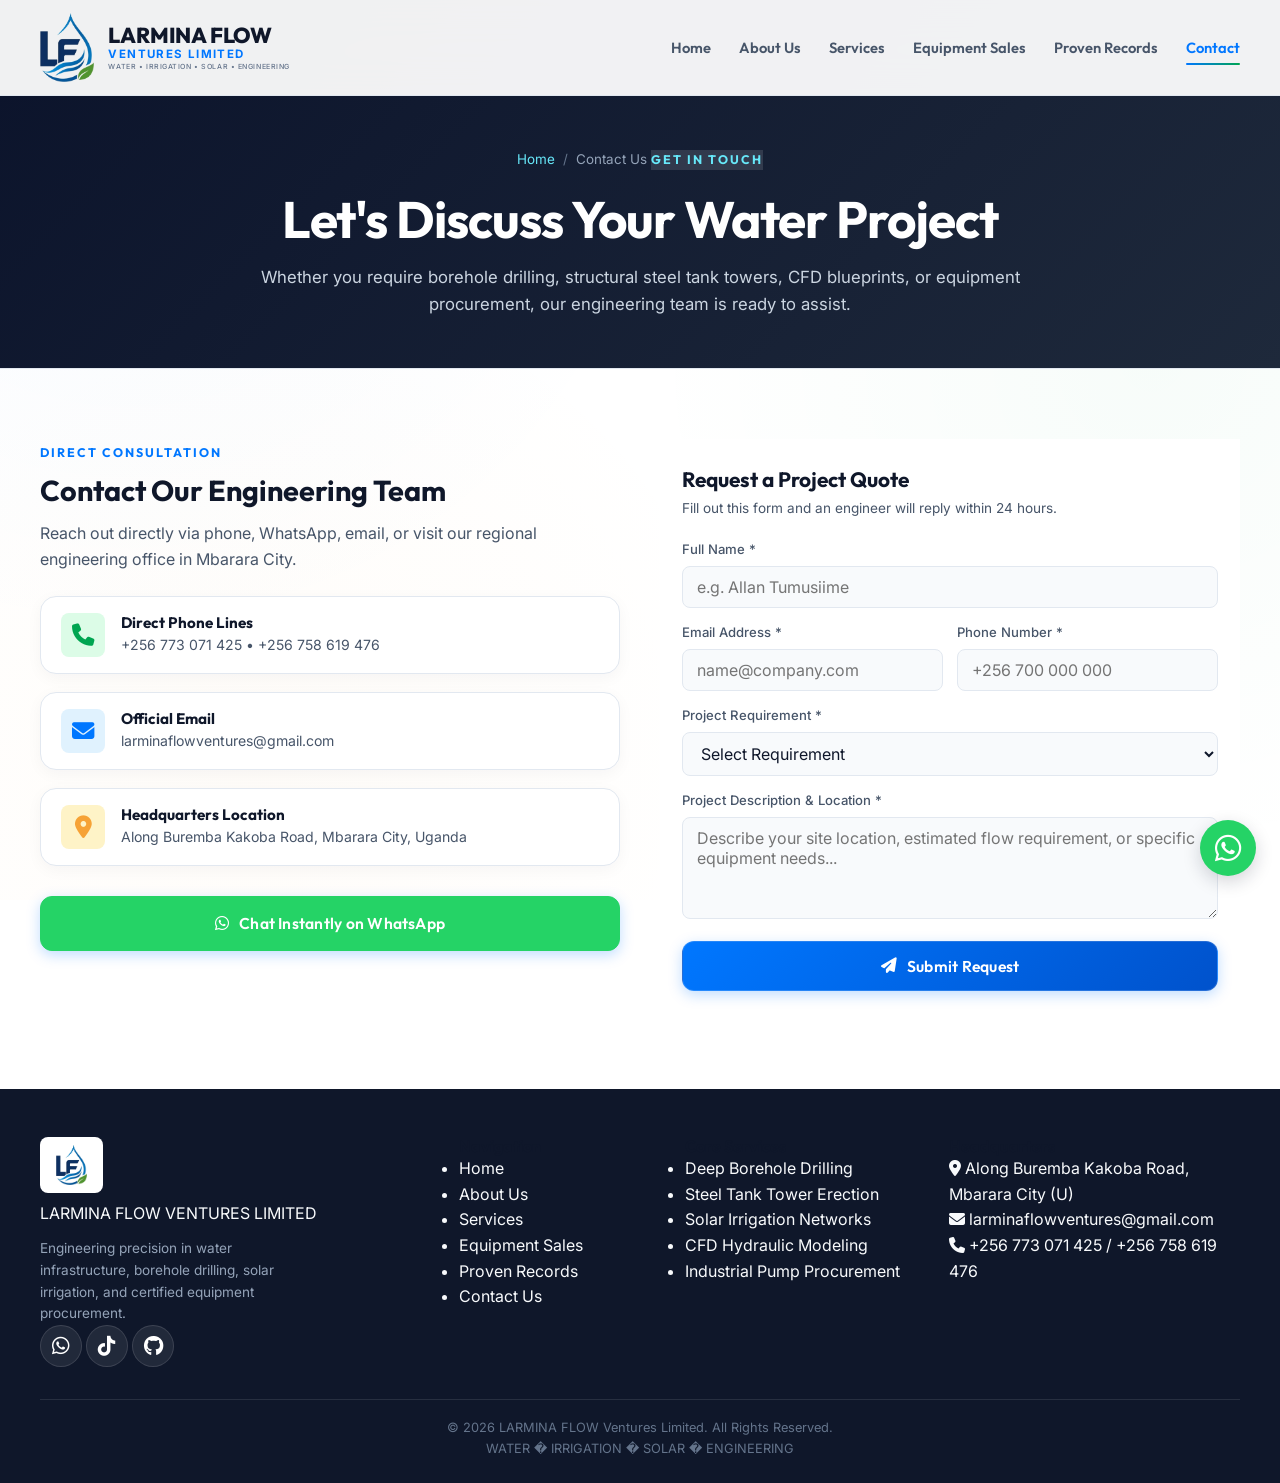
<file: contact.html>
<!DOCTYPE html>
<html lang="en">
<head>
    <meta charset="UTF-8">
    <meta name="viewport" content="width=device-width, initial-scale=1.0">
    <title>Contact Us | LARMINA FLOW Ventures Limited</title>
    <link rel="icon" type="image/png" href="logo.png">
    <meta name="description" content="Get in touch with LARMINA FLOW Ventures Limited. Request quotes for borehole drilling, tank towers, solar irrigation, or equipment sales.">
    <link rel="stylesheet" href="styles.css?v=33.0">
    <link rel="preconnect" href="https://fonts.googleapis.com">
    <link rel="preconnect" href="https://fonts.gstatic.com" crossorigin>
    <link href="https://fonts.googleapis.com/css2?family=Inter:wght@300;400;500;600;700&family=Outfit:wght@500;600;700;800&family=JetBrains+Mono:wght@400;500;600&display=swap" rel="stylesheet">
    <link rel="stylesheet" href="https://cdnjs.cloudflare.com/ajax/libs/font-awesome/6.5.2/css/all.min.css">
</head>
<body>
    <!-- Main Navigation Bar -->
    <header class="main-header" id="header">
        <div class="container nav-container">
            <a href="index.html" class="brand-logo-wrapper" title="Larmina Flow Ventures Limited">
                <img src="logo.png?v=2" alt="Larmina Flow Ventures Limited Logo" class="header-logo-img">
                <div class="brand-text-block">
                    <span class="brand-title-main">LARMINA FLOW</span>
                    <span class="brand-title-sub">VENTURES LIMITED</span>
                    <span class="brand-tagline">WATER &bull; IRRIGATION &bull; SOLAR &bull; ENGINEERING</span>
                </div>
            </a>
            
            <nav class="nav-menu" id="nav-menu">
                <a href="index.html" class="nav-link">Home</a>
                <a href="about.html" class="nav-link">About Us</a>
                <a href="services.html" class="nav-link">Services</a>
                <a href="equipment.html" class="nav-link">Equipment Sales</a>
                <a href="proven-records.html" class="nav-link">Proven Records</a>
                <a href="contact.html" class="nav-link active">Contact</a>
            </nav>

            <div class="nav-actions">
                <button class="mobile-toggle" id="mobile-toggle" aria-label="Toggle Navigation Menu">
                    <i class="fa-solid fa-bars"></i>
                </button>
            </div>
        </div>
    </header>

    <!-- PAGE HERO BANNER -->
    <section class="page-banner text-center">
        <div class="container">
            <div class="breadcrumb-nav">
                <a href="index.html">Home</a>
                <span class="separator">/</span>
                <span>Contact Us</span>
            </div>
            <div class="section-tag">GET IN TOUCH</div>
            <h1 class="section-title">Let's Discuss Your Water Project</h1>
            <p class="section-subtitle">
                Whether you require borehole drilling, structural steel tank towers, CFD blueprints, or equipment procurement, our engineering team is ready to assist.
            </p>
        </div>
    </section>

    <!-- CONTACT DETAILS & FORM SECTION -->
    <section class="subpage-section">
        <div class="container">
            <div class="grid grid-2" style="gap: 40px;">
                <!-- Contact Information Column -->
                <div class="contact-info-col">
                    <div class="section-tag">DIRECT CONSULTATION</div>
                    <h2 style="font-size: 1.8rem; margin-bottom: 14px;">Contact Our Engineering Team</h2>
                    <p style="color: var(--text-muted); line-height: 1.6; margin-bottom: 24px;">
                        Reach out directly via phone, WhatsApp, email, or visit our regional engineering office in Mbarara City.
                    </p>

                    <div style="display: flex; flex-direction: column; gap: 18px; margin-bottom: 30px;">
                        <div class="content-card" style="padding: 16px 20px; display: flex; align-items: center; gap: 16px;">
                            <div class="feature-icon emerald" style="width: 44px; height: 44px;"><i class="fa-solid fa-phone"></i></div>
                            <div>
                                <h4 style="margin: 0 0 2px; font-size: 0.95rem;">Direct Phone Lines</h4>
                                <p style="margin: 0; font-size: 0.88rem; color: var(--text-muted);">+256 773 071 425 &bull; +256 758 619 476</p>
                            </div>
                        </div>

                        <div class="content-card" style="padding: 16px 20px; display: flex; align-items: center; gap: 16px;">
                            <div class="feature-icon cyan" style="width: 44px; height: 44px;"><i class="fa-solid fa-envelope"></i></div>
                            <div>
                                <h4 style="margin: 0 0 2px; font-size: 0.95rem;">Official Email</h4>
                                <p style="margin: 0; font-size: 0.88rem; color: var(--text-muted);">larminaflowventures@gmail.com</p>
                            </div>
                        </div>

                        <div class="content-card" style="padding: 16px 20px; display: flex; align-items: center; gap: 16px;">
                            <div class="feature-icon amber" style="width: 44px; height: 44px;"><i class="fa-solid fa-location-dot"></i></div>
                            <div>
                                <h4 style="margin: 0 0 2px; font-size: 0.95rem;">Headquarters Location</h4>
                                <p style="margin: 0; font-size: 0.88rem; color: var(--text-muted);">Along Buremba Kakoba Road, Mbarara City, Uganda</p>
                            </div>
                        </div>
                    </div>

                    <a href="https://wa.me/256758619476?text=Hello%20Laminar%20Flow%20Ventures,%20I%20would%20like%20to%20request%20an%20engineering%20consultation" target="_blank" class="btn btn-primary btn-lg btn-block" style="text-align: center; justify-content: center; background: #25D366; border-color: #25D366;">
                        <i class="fa-brands fa-whatsapp"></i> Chat Instantly on WhatsApp
                    </a>
                </div>

                <!-- Contact Form Column -->
                <div class="contact-form-card">
                    <h3 style="font-size: 1.3rem; margin-bottom: 6px;">Request a Project Quote</h3>
                    <p style="font-size: 0.85rem; color: var(--text-muted); margin-bottom: 20px;">Fill out this form and an engineer will reply within 24 hours.</p>

                    <form id="contact-form" action="https://formspree.io/f/mqaeavog" method="POST">
                        <div class="form-group">
                            <label for="name">Full Name *</label>
                            <input type="text" id="name" name="name" class="form-control" placeholder="e.g. Allan Tumusiime" required>
                        </div>
                        <div class="form-row">
                            <div class="form-group">
                                <label for="email">Email Address *</label>
                                <input type="email" id="email" name="email" class="form-control" placeholder="name@company.com" required>
                            </div>
                            <div class="form-group">
                                <label for="phone">Phone Number *</label>
                                <input type="tel" id="phone" name="phone" class="form-control" placeholder="+256 700 000 000" required>
                            </div>
                        </div>
                        <div class="form-group">
                            <label for="project-type">Project Requirement *</label>
                            <select id="project-type" name="project-type" class="form-control" required>
                                <option value="" disabled selected>Select Requirement</option>
                                <option value="Borehole Drilling & Works">Deep Borehole Drilling & Well Works</option>
                                <option value="Elevated Steel Tank Tower">Elevated Steel Tank Tower Construction</option>
                                <option value="Solar Irrigation System">Solar Pumping & Farm Irrigation</option>
                                <option value="CFD Hydraulic Design">CFD Hydraulic Modeling & Blueprint Design</option>
                                <option value="Equipment Procurement">Pumps, Solar & Equipment Sales</option>
                                <option value="Other Consultation">Other Engineering Consultation</option>
                            </select>
                        </div>
                        <div class="form-group">
                            <label for="message">Project Description & Location *</label>
                            <textarea id="message" name="message" class="form-control" rows="4" placeholder="Describe your site location, estimated flow requirement, or specific equipment needs..." required></textarea>
                        </div>
                        <button type="submit" class="btn btn-primary btn-block btn-lg">
                            <i class="fa-solid fa-paper-plane"></i> Submit Request
                        </button>
                    </form>
                </div>
            </div>
        </div>
    </section>

    <!-- FOOTER -->
    <footer class="footer">
        <div class="container">
            <div class="footer-top">
                <div class="footer-brand">
                    <div class="footer-brand-header">
                        <img src="logo.png?v=2" alt="LARMINA FLOW Ventures Logo" class="footer-logo-img">
                        <div>
                            <span class="footer-brand-title">LARMINA FLOW</span>
                            <span class="footer-brand-subtitle">VENTURES LIMITED</span>
                        </div>
                    </div>
                    <p class="footer-about">Engineering precision in water infrastructure, borehole drilling, solar irrigation, and certified equipment procurement.</p>
                    <div class="social-links">
                        <a href="https://wa.me/256758619476" target="_blank" class="social-icon-btn whatsapp" title="WhatsApp"><i class="fa-brands fa-whatsapp"></i></a>
                        <a href="https://www.tiktok.com/@laminarflowventures" target="_blank" class="social-icon-btn tiktok" title="TikTok"><i class="fa-brands fa-tiktok"></i></a>
                        <a href="https://github.com/Christopher-Ssekyanzi/Laminar-flow-ventures-" target="_blank" class="social-icon-btn github" title="GitHub"><i class="fa-brands fa-github"></i></a>
                    </div>
                </div>

                <div class="footer-nav">
                    <h4>Navigation</h4>
                    <ul>
                        <li><a href="index.html">Home</a></li>
                        <li><a href="about.html">About Us</a></li>
                        <li><a href="services.html">Services</a></li>
                        <li><a href="equipment.html">Equipment Sales</a></li>
                        <li><a href="proven-records.html">Proven Records</a></li>
                        <li><a href="contact.html">Contact Us</a></li>
                    </ul>
                </div>

                <div class="footer-nav">
                    <h4>Core Services</h4>
                    <ul>
                        <li><a href="services.html">Deep Borehole Drilling</a></li>
                        <li><a href="services.html">Steel Tank Tower Erection</a></li>
                        <li><a href="services.html">Solar Irrigation Networks</a></li>
                        <li><a href="services.html">CFD Hydraulic Modeling</a></li>
                        <li><a href="equipment.html">Industrial Pump Procurement</a></li>
                    </ul>
                </div>

                <div class="footer-contact">
                    <h4>Headquarters</h4>
                    <p><i class="fa-solid fa-location-dot"></i> Along Buremba Kakoba Road, Mbarara City (U)</p>
                    <p><i class="fa-solid fa-envelope"></i> larminaflowventures@gmail.com</p>
                    <p><i class="fa-solid fa-phone"></i> +256 773 071 425 / +256 758 619 476</p>
                </div>
            </div>

            <div class="footer-bottom">
                <p>&copy; <span id="year">2026</span> LARMINA FLOW Ventures Limited. All Rights Reserved.</p>
                <div class="footer-badge-text">
                    <span>WATER</span> � <span>IRRIGATION</span> � <span>SOLAR</span> � <span>ENGINEERING</span>
                </div>
            </div>
        </div>
    </footer>

    <!-- WhatsApp Floating Action -->
    <a href="https://wa.me/256758619476" target="_blank" class="whatsapp-float" title="Chat with LARMINA FLOW Ventures on WhatsApp">
        <i class="fa-brands fa-whatsapp"></i>
        <span class="whatsapp-tooltip">Chat on WhatsApp</span>
    </a>

    <script src="app.js?v=27.0"></script>
</body>
</html>
</file>
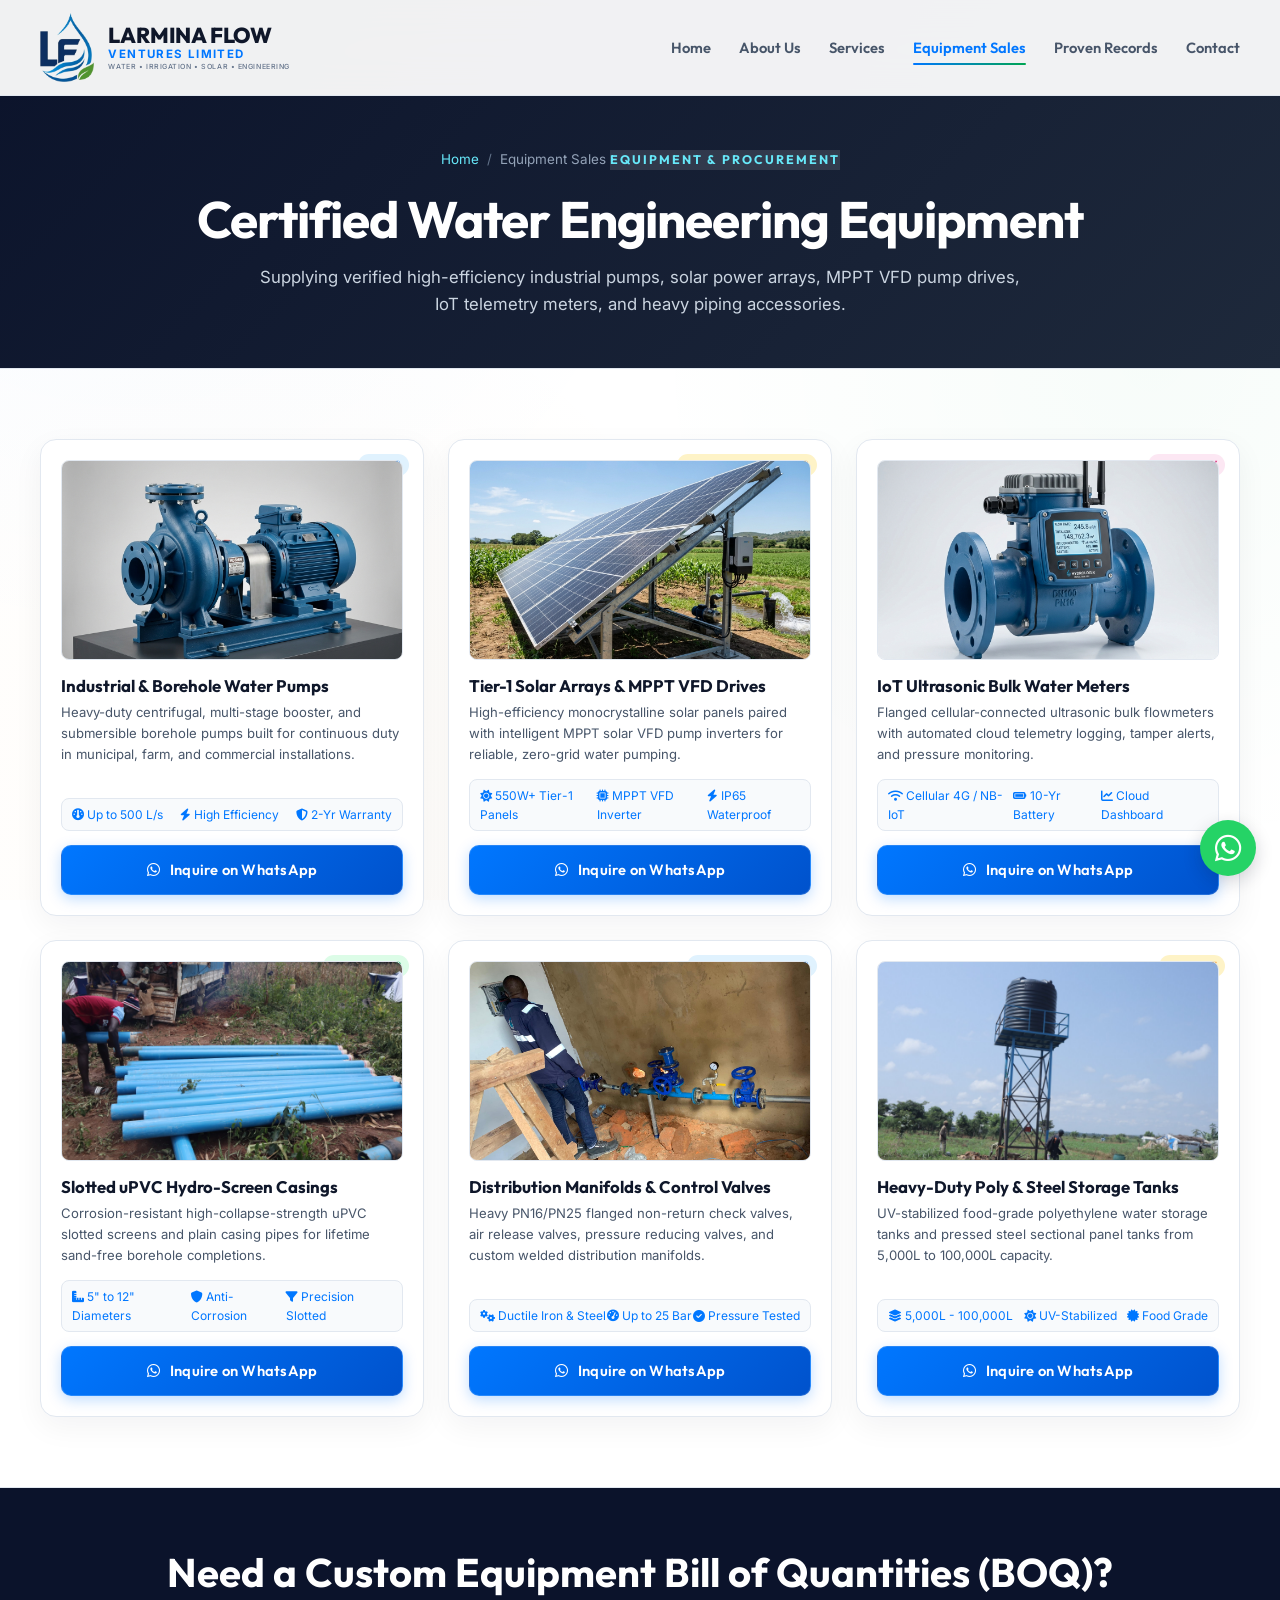
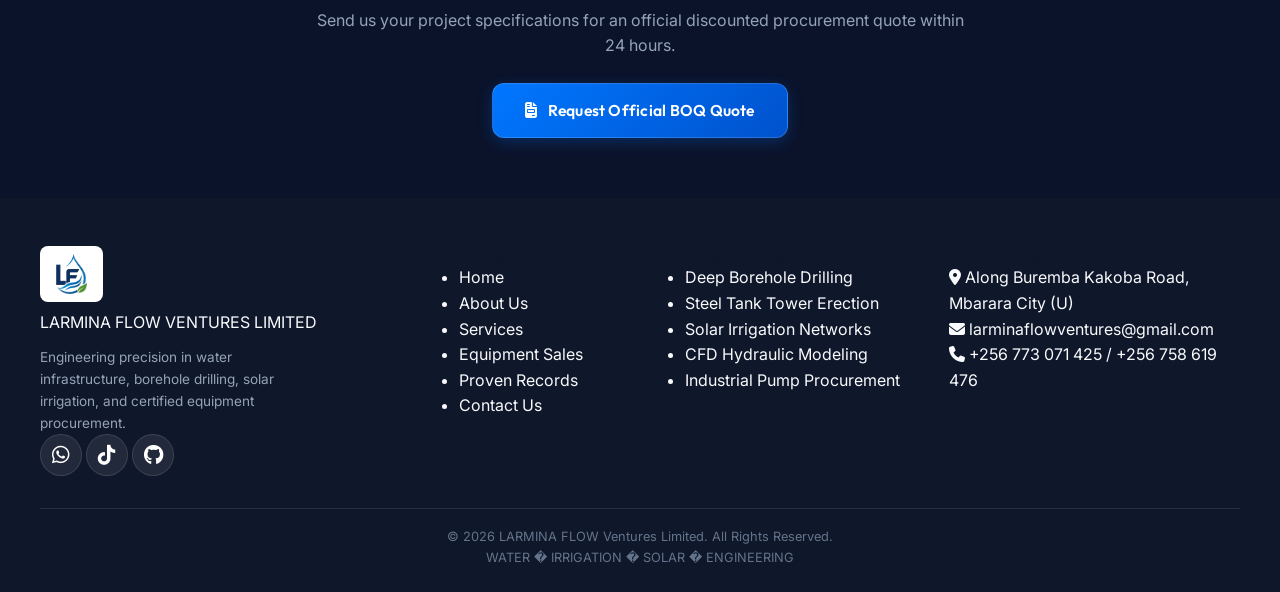
<file: equipment.html>
<!DOCTYPE html>
<html lang="en">
<head>
    <meta charset="UTF-8">
    <meta name="viewport" content="width=device-width, initial-scale=1.0">
    <title>Equipment Sales | LARMINA FLOW Ventures Limited</title>
    <link rel="icon" type="image/png" href="logo.png">
    <meta name="description" content="Procure certified industrial water pumps, Tier-1 solar panels, MPPT VFD pump inverters, ultrasonic bulk telemetry meters, and flanged pipe fittings.">
    <link rel="stylesheet" href="styles.css?v=33.0">
    <link rel="preconnect" href="https://fonts.googleapis.com">
    <link rel="preconnect" href="https://fonts.gstatic.com" crossorigin>
    <link href="https://fonts.googleapis.com/css2?family=Inter:wght@300;400;500;600;700&family=Outfit:wght@500;600;700;800&family=JetBrains+Mono:wght@400;500;600&display=swap" rel="stylesheet">
    <link rel="stylesheet" href="https://cdnjs.cloudflare.com/ajax/libs/font-awesome/6.5.2/css/all.min.css">
</head>
<body>
    <!-- Main Navigation Bar -->
    <header class="main-header" id="header">
        <div class="container nav-container">
            <a href="index.html" class="brand-logo-wrapper" title="Larmina Flow Ventures Limited">
                <img src="logo.png?v=2" alt="Larmina Flow Ventures Limited Logo" class="header-logo-img">
                <div class="brand-text-block">
                    <span class="brand-title-main">LARMINA FLOW</span>
                    <span class="brand-title-sub">VENTURES LIMITED</span>
                    <span class="brand-tagline">WATER &bull; IRRIGATION &bull; SOLAR &bull; ENGINEERING</span>
                </div>
            </a>
            
            <nav class="nav-menu" id="nav-menu">
                <a href="index.html" class="nav-link">Home</a>
                <a href="about.html" class="nav-link">About Us</a>
                <a href="services.html" class="nav-link">Services</a>
                <a href="equipment.html" class="nav-link active">Equipment Sales</a>
                <a href="proven-records.html" class="nav-link">Proven Records</a>
                <a href="contact.html" class="nav-link">Contact</a>
            </nav>

            <div class="nav-actions">
                <button class="mobile-toggle" id="mobile-toggle" aria-label="Toggle Navigation Menu">
                    <i class="fa-solid fa-bars"></i>
                </button>
            </div>
        </div>
    </header>

    <!-- PAGE HERO BANNER -->
    <section class="page-banner text-center">
        <div class="container">
            <div class="breadcrumb-nav">
                <a href="index.html">Home</a>
                <span class="separator">/</span>
                <span>Equipment Sales</span>
            </div>
            <div class="section-tag">EQUIPMENT & PROCUREMENT</div>
            <h1 class="section-title">Certified Water Engineering Equipment</h1>
            <p class="section-subtitle">
                Supplying verified high-efficiency industrial pumps, solar power arrays, MPPT VFD pump drives, IoT telemetry meters, and heavy piping accessories.
            </p>
        </div>
    </section>

    <!-- EQUIPMENT GRID SECTION -->
    <section class="subpage-section">
        <div class="container">
            <div class="grid grid-3" style="gap: 24px;">
                <!-- Product 1: Industrial Pumps -->
                <div class="glass-card product-card">
                    <div class="product-badge">PUMPS</div>
                    <div class="product-img-wrapper">
                        <img src="product_industrial_pump.jpg" alt="Industrial Centrifugal & Submersible Water Pump" class="product-real-img">
                    </div>
                    <h3>Industrial & Borehole Water Pumps</h3>
                    <p>Heavy-duty centrifugal, multi-stage booster, and submersible borehole pumps built for continuous duty in municipal, farm, and commercial installations.</p>
                    <div class="product-specs">
                        <span><i class="fa-solid fa-gauge"></i> Up to 500 L/s</span>
                        <span><i class="fa-solid fa-bolt"></i> High Efficiency</span>
                        <span><i class="fa-solid fa-shield-halved"></i> 2-Yr Warranty</span>
                    </div>
                    <a href="https://wa.me/256758619476?text=Hello%20Laminar%20Flow%20Ventures,%20I%20am%20inquiring%20about%20Industrial%20Water%20Pumps" target="_blank" class="btn btn-primary btn-block">
                        <i class="fa-brands fa-whatsapp"></i> Inquire on WhatsApp
                    </a>
                </div>

                <!-- Product 2: Solar Panels & Inverters -->
                <div class="glass-card product-card">
                    <div class="product-badge amber">SOLAR POWER & DRIVES</div>
                    <div class="product-img-wrapper">
                        <img src="product_solar_panels.jpg" alt="Tier-1 Monocrystalline Solar Panels" class="product-real-img">
                    </div>
                    <h3>Tier-1 Solar Arrays & MPPT VFD Drives</h3>
                    <p>High-efficiency monocrystalline solar panels paired with intelligent MPPT solar VFD pump inverters for reliable, zero-grid water pumping.</p>
                    <div class="product-specs">
                        <span><i class="fa-solid fa-sun"></i> 550W+ Tier-1 Panels</span>
                        <span><i class="fa-solid fa-microchip"></i> MPPT VFD Inverter</span>
                        <span><i class="fa-solid fa-bolt"></i> IP65 Waterproof</span>
                    </div>
                    <a href="https://wa.me/256758619476?text=Hello%20Laminar%20Flow%20Ventures,%20I%20am%20inquiring%20about%20Solar%20Panels%20and%20VFD%20Inverters" target="_blank" class="btn btn-primary btn-block">
                        <i class="fa-brands fa-whatsapp"></i> Inquire on WhatsApp
                    </a>
                </div>

                <!-- Product 3: IoT Ultrasonic Bulk Meters -->
                <div class="glass-card product-card">
                    <div class="product-badge rose">TELEMETRY</div>
                    <div class="product-img-wrapper">
                        <img src="product_bulk_water_meter.jpg" alt="Ultrasonic Bulk Water Meter & Telemetry" class="product-real-img">
                    </div>
                    <h3>IoT Ultrasonic Bulk Water Meters</h3>
                    <p>Flanged cellular-connected ultrasonic bulk flowmeters with automated cloud telemetry logging, tamper alerts, and pressure monitoring.</p>
                    <div class="product-specs">
                        <span><i class="fa-solid fa-wifi"></i> Cellular 4G / NB-IoT</span>
                        <span><i class="fa-solid fa-battery-full"></i> 10-Yr Battery</span>
                        <span><i class="fa-solid fa-chart-line"></i> Cloud Dashboard</span>
                    </div>
                    <a href="https://wa.me/256758619476?text=Hello%20Laminar%20Flow%20Ventures,%20I%20am%20inquiring%20about%20IoT%20Bulk%20Water%20Meters" target="_blank" class="btn btn-primary btn-block">
                        <i class="fa-brands fa-whatsapp"></i> Inquire on WhatsApp
                    </a>
                </div>

                <!-- Product 4: Slotted uPVC Hydro-Casings -->
                <div class="glass-card product-card">
                    <div class="product-badge emerald">WELL CASING</div>
                    <div class="product-img-wrapper">
                        <img src="story_borehole_casing_pipes.jpg" alt="Slotted uPVC Casing Pipes" class="product-real-img">
                    </div>
                    <h3>Slotted uPVC Hydro-Screen Casings</h3>
                    <p>Corrosion-resistant high-collapse-strength uPVC slotted screens and plain casing pipes for lifetime sand-free borehole completions.</p>
                    <div class="product-specs">
                        <span><i class="fa-solid fa-ruler-combined"></i> 5" to 12" Diameters</span>
                        <span><i class="fa-solid fa-shield"></i> Anti-Corrosion</span>
                        <span><i class="fa-solid fa-filter"></i> Precision Slotted</span>
                    </div>
                    <a href="https://wa.me/256758619476?text=Hello%20Laminar%20Flow%20Ventures,%20I%20am%20inquiring%20about%20uPVC%20Casing%20Pipes" target="_blank" class="btn btn-primary btn-block">
                        <i class="fa-brands fa-whatsapp"></i> Inquire on WhatsApp
                    </a>
                </div>

                <!-- Product 5: Flanged Manifolds & Control Valves -->
                <div class="glass-card product-card">
                    <div class="product-badge cyan">MANIFOLDS & VALVES</div>
                    <div class="product-img-wrapper">
                        <img src="project_manifold_installation.jpg" alt="Distribution Manifolds & Valves" class="product-real-img">
                    </div>
                    <h3>Distribution Manifolds & Control Valves</h3>
                    <p>Heavy PN16/PN25 flanged non-return check valves, air release valves, pressure reducing valves, and custom welded distribution manifolds.</p>
                    <div class="product-specs">
                        <span><i class="fa-solid fa-gears"></i> Ductile Iron & Steel</span>
                        <span><i class="fa-solid fa-gauge-high"></i> Up to 25 Bar</span>
                        <span><i class="fa-solid fa-circle-check"></i> Pressure Tested</span>
                    </div>
                    <a href="https://wa.me/256758619476?text=Hello%20Laminar%20Flow%20Ventures,%20I%20am%20inquiring%20about%20Valves%20and%20Manifolds" target="_blank" class="btn btn-primary btn-block">
                        <i class="fa-brands fa-whatsapp"></i> Inquire on WhatsApp
                    </a>
                </div>

                <!-- Product 6: Elevated Storage Tanks -->
                <div class="glass-card product-card">
                    <div class="product-badge amber">STORAGE</div>
                    <div class="product-img-wrapper">
                        <img src="story_tower_completed_elevated_storage.jpg" alt="High Capacity Elevated Storage Tanks" class="product-real-img">
                    </div>
                    <h3>Heavy-Duty Poly & Steel Storage Tanks</h3>
                    <p>UV-stabilized food-grade polyethylene water storage tanks and pressed steel sectional panel tanks from 5,000L to 100,000L capacity.</p>
                    <div class="product-specs">
                        <span><i class="fa-solid fa-layer-group"></i> 5,000L - 100,000L</span>
                        <span><i class="fa-solid fa-sun"></i> UV-Stabilized</span>
                        <span><i class="fa-solid fa-certificate"></i> Food Grade</span>
                    </div>
                    <a href="https://wa.me/256758619476?text=Hello%20Laminar%20Flow%20Ventures,%20I%20am%20inquiring%20about%20Water%20Storage%20Tanks" target="_blank" class="btn btn-primary btn-block">
                        <i class="fa-brands fa-whatsapp"></i> Inquire on WhatsApp
                    </a>
                </div>
            </div>
        </div>
    </section>

    <!-- CALL TO ACTION STRIP -->
    <section class="section-cta-strip">
        <div class="container">
            <h2>Need a Custom Equipment Bill of Quantities (BOQ)?</h2>
            <p>Send us your project specifications for an official discounted procurement quote within 24 hours.</p>
            <a href="contact.html" class="btn btn-primary btn-lg"><i class="fa-solid fa-file-invoice"></i> Request Official BOQ Quote</a>
        </div>
    </section>

    <!-- FOOTER -->
    <footer class="footer">
        <div class="container">
            <div class="footer-top">
                <div class="footer-brand">
                    <div class="footer-brand-header">
                        <img src="logo.png?v=2" alt="LARMINA FLOW Ventures Logo" class="footer-logo-img">
                        <div>
                            <span class="footer-brand-title">LARMINA FLOW</span>
                            <span class="footer-brand-subtitle">VENTURES LIMITED</span>
                        </div>
                    </div>
                    <p class="footer-about">Engineering precision in water infrastructure, borehole drilling, solar irrigation, and certified equipment procurement.</p>
                    <div class="social-links">
                        <a href="https://wa.me/256758619476" target="_blank" class="social-icon-btn whatsapp" title="WhatsApp"><i class="fa-brands fa-whatsapp"></i></a>
                        <a href="https://www.tiktok.com/@laminarflowventures" target="_blank" class="social-icon-btn tiktok" title="TikTok"><i class="fa-brands fa-tiktok"></i></a>
                        <a href="https://github.com/Christopher-Ssekyanzi/Laminar-flow-ventures-" target="_blank" class="social-icon-btn github" title="GitHub"><i class="fa-brands fa-github"></i></a>
                    </div>
                </div>

                <div class="footer-nav">
                    <h4>Navigation</h4>
                    <ul>
                        <li><a href="index.html">Home</a></li>
                        <li><a href="about.html">About Us</a></li>
                        <li><a href="services.html">Services</a></li>
                        <li><a href="equipment.html">Equipment Sales</a></li>
                        <li><a href="proven-records.html">Proven Records</a></li>
                        <li><a href="contact.html">Contact Us</a></li>
                    </ul>
                </div>

                <div class="footer-nav">
                    <h4>Core Services</h4>
                    <ul>
                        <li><a href="services.html">Deep Borehole Drilling</a></li>
                        <li><a href="services.html">Steel Tank Tower Erection</a></li>
                        <li><a href="services.html">Solar Irrigation Networks</a></li>
                        <li><a href="services.html">CFD Hydraulic Modeling</a></li>
                        <li><a href="equipment.html">Industrial Pump Procurement</a></li>
                    </ul>
                </div>

                <div class="footer-contact">
                    <h4>Headquarters</h4>
                    <p><i class="fa-solid fa-location-dot"></i> Along Buremba Kakoba Road, Mbarara City (U)</p>
                    <p><i class="fa-solid fa-envelope"></i> larminaflowventures@gmail.com</p>
                    <p><i class="fa-solid fa-phone"></i> +256 773 071 425 / +256 758 619 476</p>
                </div>
            </div>

            <div class="footer-bottom">
                <p>&copy; <span id="year">2026</span> LARMINA FLOW Ventures Limited. All Rights Reserved.</p>
                <div class="footer-badge-text">
                    <span>WATER</span> � <span>IRRIGATION</span> � <span>SOLAR</span> � <span>ENGINEERING</span>
                </div>
            </div>
        </div>
    </footer>

    <!-- WhatsApp Floating Action -->
    <a href="https://wa.me/256758619476" target="_blank" class="whatsapp-float" title="Chat with LARMINA FLOW Ventures on WhatsApp">
        <i class="fa-brands fa-whatsapp"></i>
        <span class="whatsapp-tooltip">Chat on WhatsApp</span>
    </a>

    <script src="app.js?v=27.0"></script>
</body>
</html>
</file>
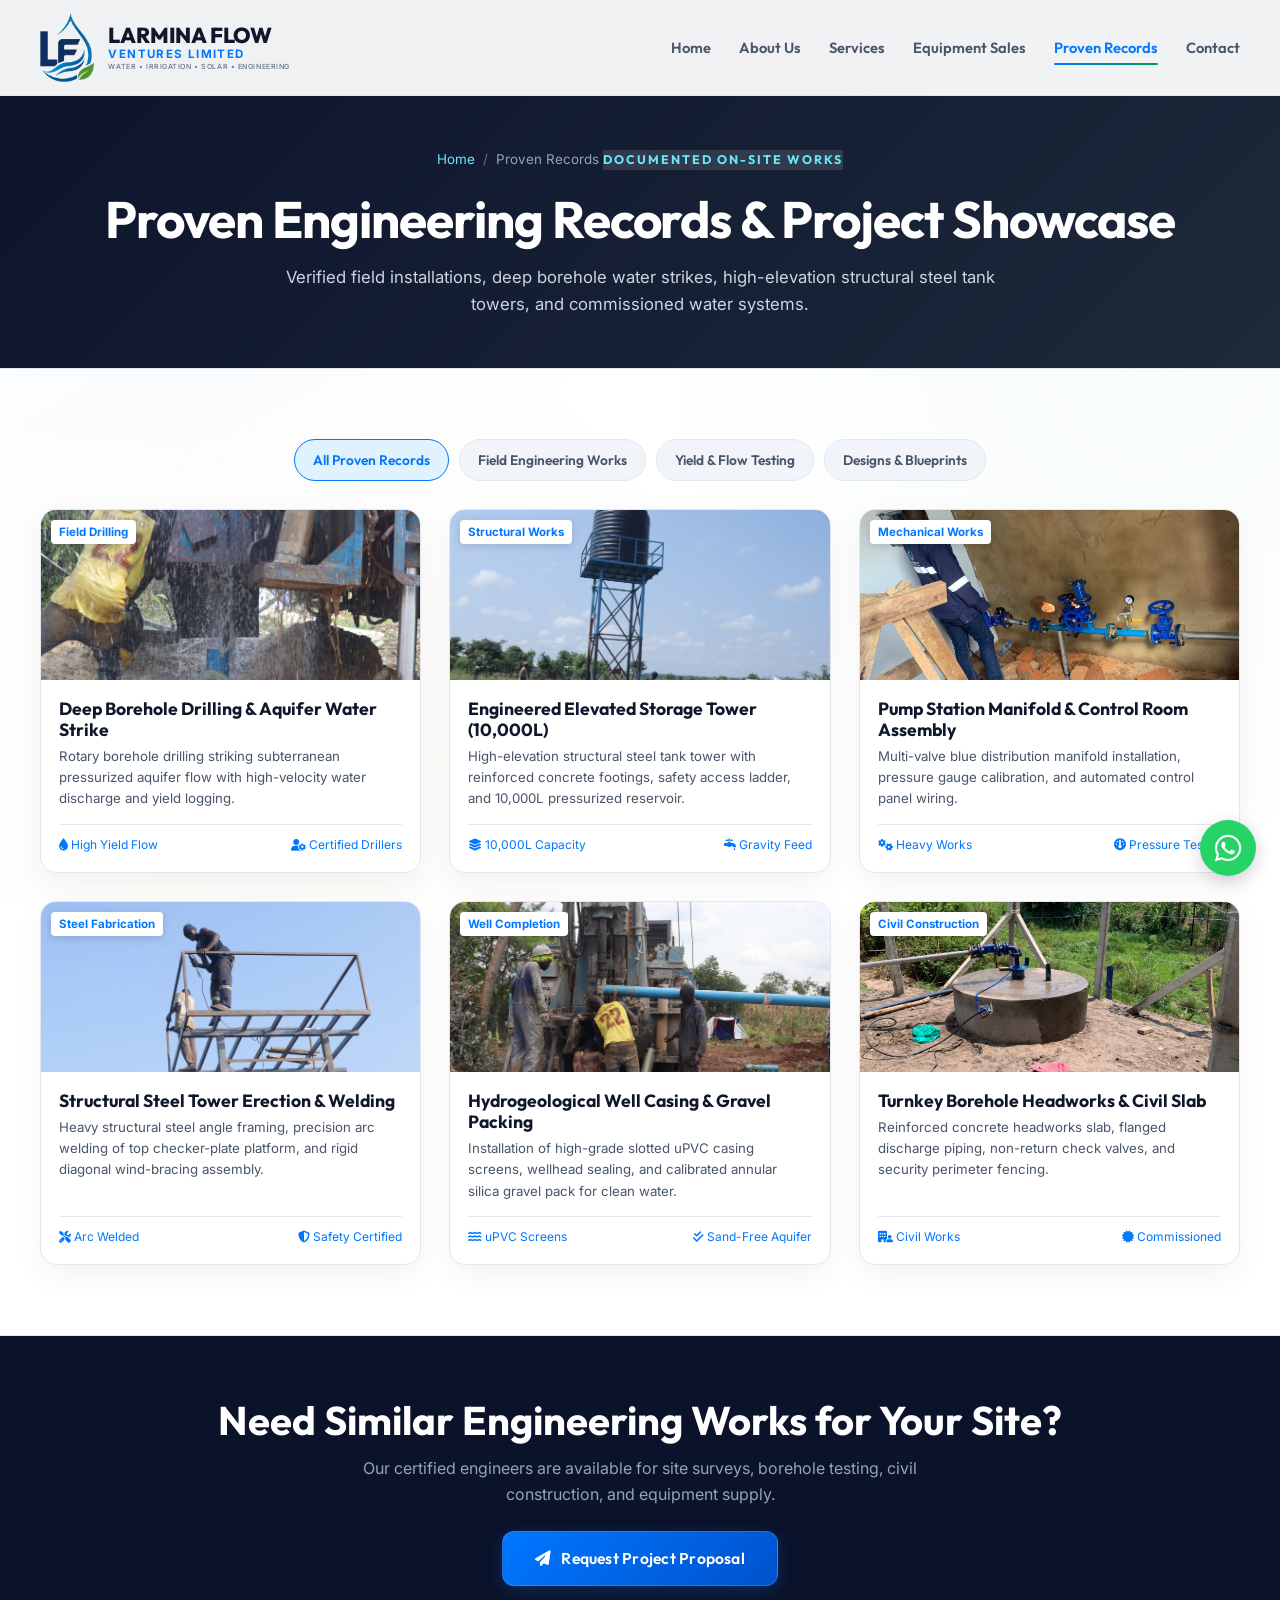
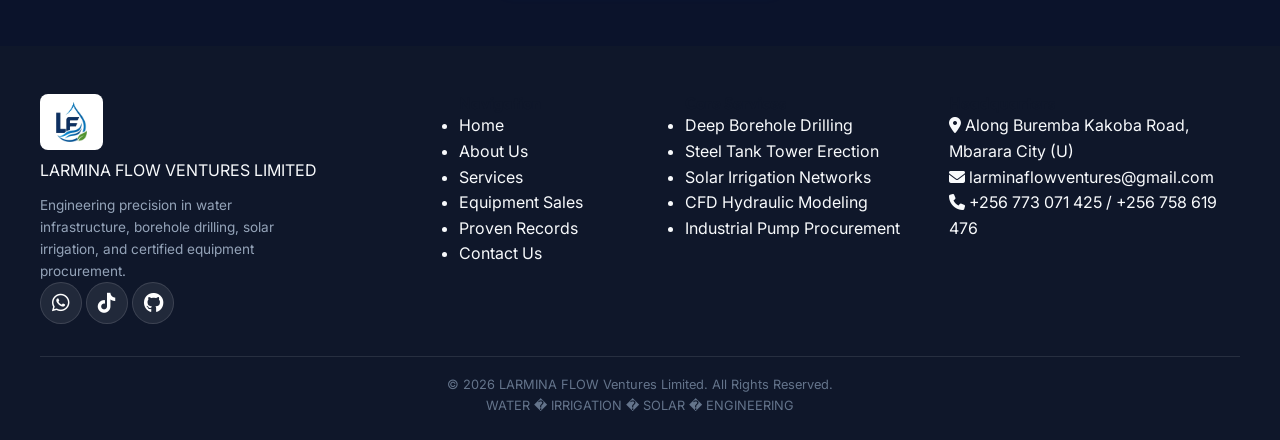
<file: proven-records.html>
<!DOCTYPE html>
<html lang="en">
<head>
    <meta charset="UTF-8">
    <meta name="viewport" content="width=device-width, initial-scale=1.0">
    <title>Proven Records | LARMINA FLOW Ventures Limited</title>
    <link rel="icon" type="image/png" href="logo.png">
    <meta name="description" content="Verified field installations, deep borehole yield tests, pumping station manifolds, and commissioned municipal water infrastructure across East Africa.">
    <link rel="stylesheet" href="styles.css?v=33.0">
    <link rel="preconnect" href="https://fonts.googleapis.com">
    <link rel="preconnect" href="https://fonts.gstatic.com" crossorigin>
    <link href="https://fonts.googleapis.com/css2?family=Inter:wght@300;400;500;600;700&family=Outfit:wght@500;600;700;800&family=JetBrains+Mono:wght@400;500;600&display=swap" rel="stylesheet">
    <link rel="stylesheet" href="https://cdnjs.cloudflare.com/ajax/libs/font-awesome/6.5.2/css/all.min.css">
</head>
<body>
    <!-- Main Navigation Bar -->
    <header class="main-header" id="header">
        <div class="container nav-container">
            <a href="index.html" class="brand-logo-wrapper" title="Larmina Flow Ventures Limited">
                <img src="logo.png?v=2" alt="Larmina Flow Ventures Limited Logo" class="header-logo-img">
                <div class="brand-text-block">
                    <span class="brand-title-main">LARMINA FLOW</span>
                    <span class="brand-title-sub">VENTURES LIMITED</span>
                    <span class="brand-tagline">WATER &bull; IRRIGATION &bull; SOLAR &bull; ENGINEERING</span>
                </div>
            </a>
            
            <nav class="nav-menu" id="nav-menu">
                <a href="index.html" class="nav-link">Home</a>
                <a href="about.html" class="nav-link">About Us</a>
                <a href="services.html" class="nav-link">Services</a>
                <a href="equipment.html" class="nav-link">Equipment Sales</a>
                <a href="proven-records.html" class="nav-link active">Proven Records</a>
                <a href="contact.html" class="nav-link">Contact</a>
            </nav>

            <div class="nav-actions">
                <button class="mobile-toggle" id="mobile-toggle" aria-label="Toggle Navigation Menu">
                    <i class="fa-solid fa-bars"></i>
                </button>
            </div>
        </div>
    </header>

    <!-- PAGE HERO BANNER -->
    <section class="page-banner text-center">
        <div class="container">
            <div class="breadcrumb-nav">
                <a href="index.html">Home</a>
                <span class="separator">/</span>
                <span>Proven Records</span>
            </div>
            <div class="section-tag">DOCUMENTED ON-SITE WORKS</div>
            <h1 class="section-title">Proven Engineering Records & Project Showcase</h1>
            <p class="section-subtitle">
                Verified field installations, deep borehole water strikes, high-elevation structural steel tank towers, and commissioned water systems.
            </p>
        </div>
    </section>

    <!-- PROVEN RECORDS GALLERY SECTION -->
    <section class="subpage-section" id="proven-gallery">
        <div class="container">
            <!-- Filter Buttons -->
            <div class="portfolio-filters">
                <button class="filter-btn active" data-filter="all">All Proven Records</button>
                <button class="filter-btn" data-filter="works">Field Engineering Works</button>
                <button class="filter-btn" data-filter="testing">Yield & Flow Testing</button>
                <button class="filter-btn" data-filter="designs">Designs & Blueprints</button>
            </div>

            <!-- Grid Items -->
            <div class="grid grid-3 portfolio-grid">
                <!-- Record 1: Real On-Site Borehole Water Strike -->
                <div class="glass-card portfolio-card real-project" data-category="works">
                    <div class="portfolio-thumb">
                        <img src="story_borehole_water_strike.jpg" alt="Deep Borehole Drilling & Aquifer Water Strike" class="portfolio-real-img">
                        <span class="category-tag">Field Drilling</span>
                    </div>
                    <div class="portfolio-body">
                        <h3>Deep Borehole Drilling & Aquifer Water Strike</h3>
                        <p>Rotary borehole drilling striking subterranean pressurized aquifer flow with high-velocity water discharge and yield logging.</p>
                        <div class="portfolio-meta">
                            <span><i class="fa-solid fa-droplet"></i> High Yield Flow</span>
                            <span><i class="fa-solid fa-user-gear"></i> Certified Drillers</span>
                        </div>
                    </div>
                </div>

                <!-- Record 2: Real On-Site Elevated Storage Tower -->
                <div class="glass-card portfolio-card real-project" data-category="works">
                    <div class="portfolio-thumb">
                        <img src="story_tower_completed_elevated_storage.jpg" alt="Engineered Elevated Water Storage Tower" class="portfolio-real-img">
                        <span class="category-tag">Structural Works</span>
                    </div>
                    <div class="portfolio-body">
                        <h3>Engineered Elevated Storage Tower (10,000L)</h3>
                        <p>High-elevation structural steel tank tower with reinforced concrete footings, safety access ladder, and 10,000L pressurized reservoir.</p>
                        <div class="portfolio-meta">
                            <span><i class="fa-solid fa-layer-group"></i> 10,000L Capacity</span>
                            <span><i class="fa-solid fa-faucet-drip"></i> Gravity Feed</span>
                        </div>
                    </div>
                </div>

                <!-- Record 3: Real On-Site Manifold Installation -->
                <div class="glass-card portfolio-card real-project" data-category="works">
                    <div class="portfolio-thumb">
                        <img src="project_manifold_installation.jpg" alt="Pumping Station Manifold & Pressure Gauge Calibration" class="portfolio-real-img">
                        <span class="category-tag">Mechanical Works</span>
                    </div>
                    <div class="portfolio-body">
                        <h3>Pump Station Manifold & Control Room Assembly</h3>
                        <p>Multi-valve blue distribution manifold installation, pressure gauge calibration, and automated control panel wiring.</p>
                        <div class="portfolio-meta">
                            <span><i class="fa-solid fa-gears"></i> Heavy Works</span>
                            <span><i class="fa-solid fa-gauge"></i> Pressure Tested</span>
                        </div>
                    </div>
                </div>

                <!-- Record 4: Real Structural Steel Tower Erection -->
                <div class="glass-card portfolio-card real-project" data-category="works">
                    <div class="portfolio-thumb">
                        <img src="story_tower_structural_erection.jpg" alt="Structural Steel Tower Framing & High-Altitude Welding" class="portfolio-real-img">
                        <span class="category-tag">Steel Fabrication</span>
                    </div>
                    <div class="portfolio-body">
                        <h3>Structural Steel Tower Erection & Welding</h3>
                        <p>Heavy structural steel angle framing, precision arc welding of top checker-plate platform, and rigid diagonal wind-bracing assembly.</p>
                        <div class="portfolio-meta">
                            <span><i class="fa-solid fa-screwdriver-wrench"></i> Arc Welded</span>
                            <span><i class="fa-solid fa-shield-halved"></i> Safety Certified</span>
                        </div>
                    </div>
                </div>

                <!-- Record 5: Real Well Casing Installation -->
                <div class="glass-card portfolio-card real-project" data-category="works">
                    <div class="portfolio-thumb">
                        <img src="story_borehole_casing_installation.jpg" alt="Hydrogeological Well Casing & Gravel Packing" class="portfolio-real-img">
                        <span class="category-tag">Well Completion</span>
                    </div>
                    <div class="portfolio-body">
                        <h3>Hydrogeological Well Casing & Gravel Packing</h3>
                        <p>Installation of high-grade slotted uPVC casing screens, wellhead sealing, and calibrated annular silica gravel pack for clean water.</p>
                        <div class="portfolio-meta">
                            <span><i class="fa-solid fa-water"></i> uPVC Screens</span>
                            <span><i class="fa-solid fa-check-double"></i> Sand-Free Aquifer</span>
                        </div>
                    </div>
                </div>

                <!-- Record 6: Real Borehole Headworks -->
                <div class="glass-card portfolio-card real-project" data-category="works">
                    <div class="portfolio-thumb">
                        <img src="project_borehole_headworks.jpg" alt="Turnkey Borehole Headworks & Civil Infrastructure" class="portfolio-real-img">
                        <span class="category-tag">Civil Construction</span>
                    </div>
                    <div class="portfolio-body">
                        <h3>Turnkey Borehole Headworks & Civil Slab</h3>
                        <p>Reinforced concrete headworks slab, flanged discharge piping, non-return check valves, and security perimeter fencing.</p>
                        <div class="portfolio-meta">
                            <span><i class="fa-solid fa-building-user"></i> Civil Works</span>
                            <span><i class="fa-solid fa-certificate"></i> Commissioned</span>
                        </div>
                    </div>
                </div>
            </div>
        </div>
    </section>

    <!-- CALL TO ACTION STRIP -->
    <section class="section-cta-strip">
        <div class="container">
            <h2>Need Similar Engineering Works for Your Site?</h2>
            <p>Our certified engineers are available for site surveys, borehole testing, civil construction, and equipment supply.</p>
            <a href="contact.html" class="btn btn-primary btn-lg"><i class="fa-solid fa-paper-plane"></i> Request Project Proposal</a>
        </div>
    </section>

    <!-- FOOTER -->
    <footer class="footer">
        <div class="container">
            <div class="footer-top">
                <div class="footer-brand">
                    <div class="footer-brand-header">
                        <img src="logo.png?v=2" alt="LARMINA FLOW Ventures Logo" class="footer-logo-img">
                        <div>
                            <span class="footer-brand-title">LARMINA FLOW</span>
                            <span class="footer-brand-subtitle">VENTURES LIMITED</span>
                        </div>
                    </div>
                    <p class="footer-about">Engineering precision in water infrastructure, borehole drilling, solar irrigation, and certified equipment procurement.</p>
                    <div class="social-links">
                        <a href="https://wa.me/256758619476" target="_blank" class="social-icon-btn whatsapp" title="WhatsApp"><i class="fa-brands fa-whatsapp"></i></a>
                        <a href="https://www.tiktok.com/@laminarflowventures" target="_blank" class="social-icon-btn tiktok" title="TikTok"><i class="fa-brands fa-tiktok"></i></a>
                        <a href="https://github.com/Christopher-Ssekyanzi/Laminar-flow-ventures-" target="_blank" class="social-icon-btn github" title="GitHub"><i class="fa-brands fa-github"></i></a>
                    </div>
                </div>

                <div class="footer-nav">
                    <h4>Navigation</h4>
                    <ul>
                        <li><a href="index.html">Home</a></li>
                        <li><a href="about.html">About Us</a></li>
                        <li><a href="services.html">Services</a></li>
                        <li><a href="equipment.html">Equipment Sales</a></li>
                        <li><a href="proven-records.html">Proven Records</a></li>
                        <li><a href="contact.html">Contact Us</a></li>
                    </ul>
                </div>

                <div class="footer-nav">
                    <h4>Core Services</h4>
                    <ul>
                        <li><a href="services.html">Deep Borehole Drilling</a></li>
                        <li><a href="services.html">Steel Tank Tower Erection</a></li>
                        <li><a href="services.html">Solar Irrigation Networks</a></li>
                        <li><a href="services.html">CFD Hydraulic Modeling</a></li>
                        <li><a href="equipment.html">Industrial Pump Procurement</a></li>
                    </ul>
                </div>

                <div class="footer-contact">
                    <h4>Headquarters</h4>
                    <p><i class="fa-solid fa-location-dot"></i> Along Buremba Kakoba Road, Mbarara City (U)</p>
                    <p><i class="fa-solid fa-envelope"></i> larminaflowventures@gmail.com</p>
                    <p><i class="fa-solid fa-phone"></i> +256 773 071 425 / +256 758 619 476</p>
                </div>
            </div>

            <div class="footer-bottom">
                <p>&copy; <span id="year">2026</span> LARMINA FLOW Ventures Limited. All Rights Reserved.</p>
                <div class="footer-badge-text">
                    <span>WATER</span> � <span>IRRIGATION</span> � <span>SOLAR</span> � <span>ENGINEERING</span>
                </div>
            </div>
        </div>
    </footer>

    <!-- WhatsApp Floating Action -->
    <a href="https://wa.me/256758619476" target="_blank" class="whatsapp-float" title="Chat with LARMINA FLOW Ventures on WhatsApp">
        <i class="fa-brands fa-whatsapp"></i>
        <span class="whatsapp-tooltip">Chat on WhatsApp</span>
    </a>

    <!-- Scripts -->
    <script src="app.js?v=27.0"></script>
</body>
</html>
</file>
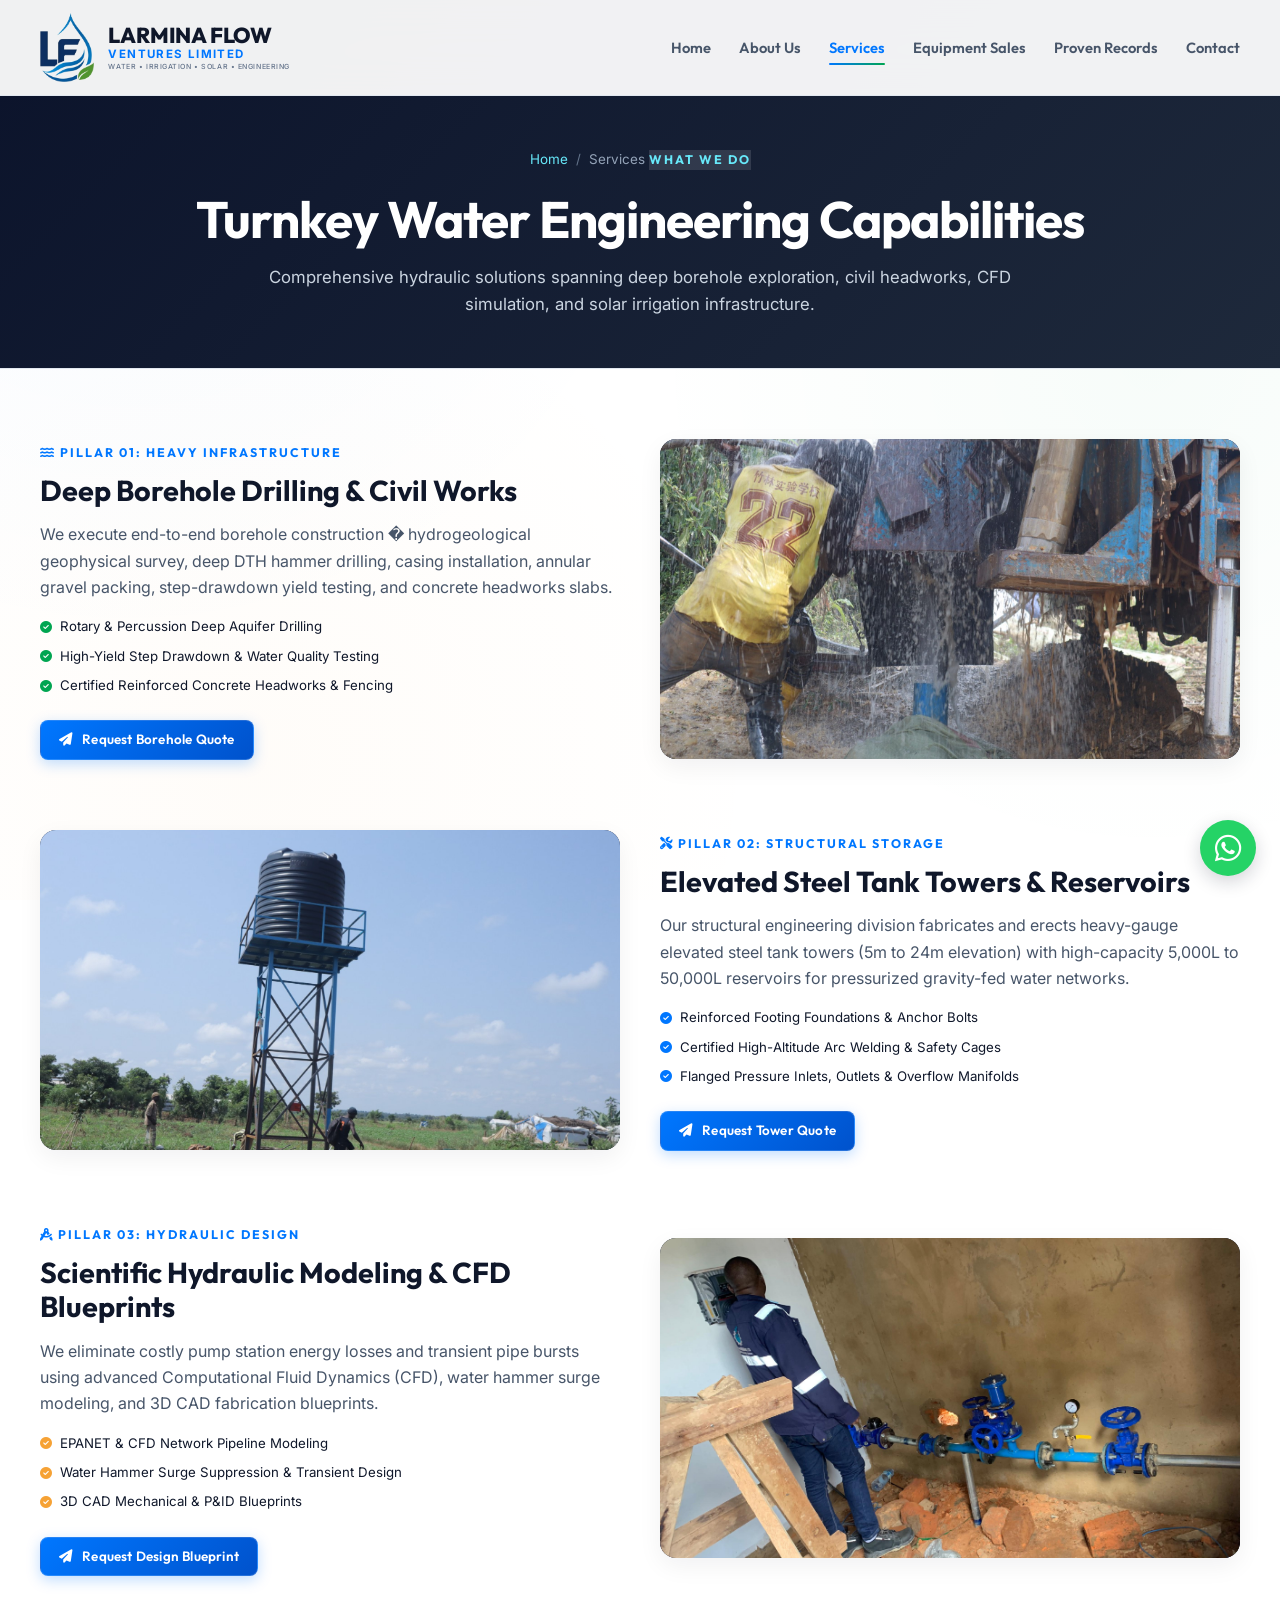
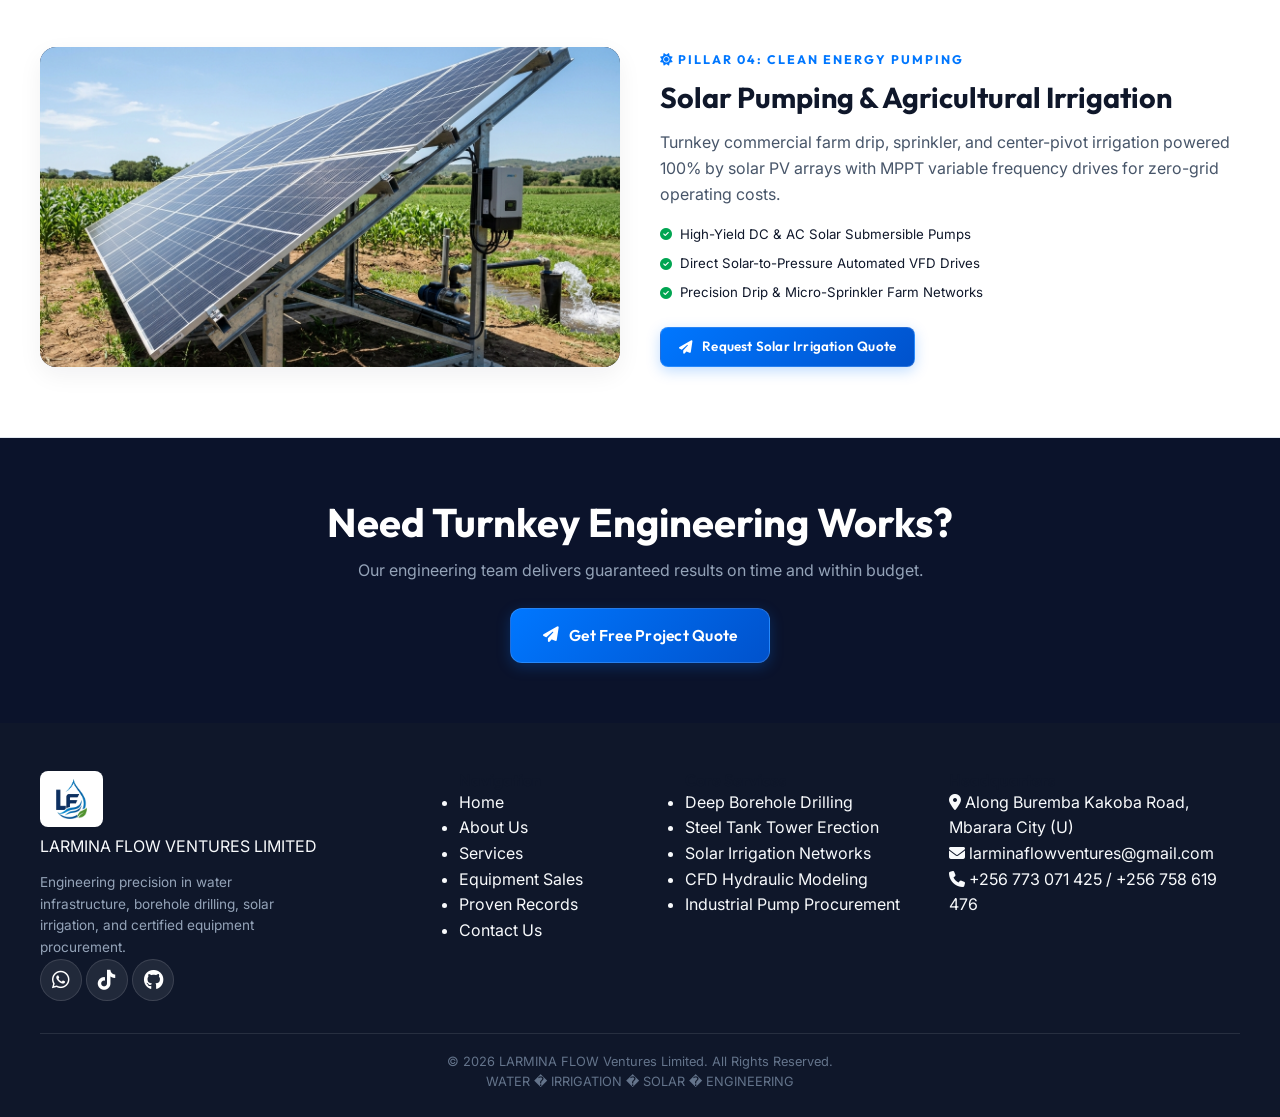
<file: services.html>
<!DOCTYPE html>
<html lang="en">
<head>
    <meta charset="UTF-8">
    <meta name="viewport" content="width=device-width, initial-scale=1.0">
    <title>Our Services | LARMINA FLOW Ventures Limited</title>
    <link rel="icon" type="image/png" href="logo.png">
    <meta name="description" content="Turnkey water engineering services: deep borehole drilling, hydraulic design, CFD simulation, structural steel tank towers, and solar irrigation across Uganda.">
    <link rel="stylesheet" href="styles.css?v=33.0">
    <link rel="preconnect" href="https://fonts.googleapis.com">
    <link rel="preconnect" href="https://fonts.gstatic.com" crossorigin>
    <link href="https://fonts.googleapis.com/css2?family=Inter:wght@300;400;500;600;700&family=Outfit:wght@500;600;700;800&family=JetBrains+Mono:wght@400;500;600&display=swap" rel="stylesheet">
    <link rel="stylesheet" href="https://cdnjs.cloudflare.com/ajax/libs/font-awesome/6.5.2/css/all.min.css">
</head>
<body>
    <!-- Main Navigation Bar -->
    <header class="main-header" id="header">
        <div class="container nav-container">
            <a href="index.html" class="brand-logo-wrapper" title="Larmina Flow Ventures Limited">
                <img src="logo.png?v=2" alt="Larmina Flow Ventures Limited Logo" class="header-logo-img">
                <div class="brand-text-block">
                    <span class="brand-title-main">LARMINA FLOW</span>
                    <span class="brand-title-sub">VENTURES LIMITED</span>
                    <span class="brand-tagline">WATER &bull; IRRIGATION &bull; SOLAR &bull; ENGINEERING</span>
                </div>
            </a>
            
            <nav class="nav-menu" id="nav-menu">
                <a href="index.html" class="nav-link">Home</a>
                <a href="about.html" class="nav-link">About Us</a>
                <a href="services.html" class="nav-link active">Services</a>
                <a href="equipment.html" class="nav-link">Equipment Sales</a>
                <a href="proven-records.html" class="nav-link">Proven Records</a>
                <a href="contact.html" class="nav-link">Contact</a>
            </nav>

            <div class="nav-actions">
                <button class="mobile-toggle" id="mobile-toggle" aria-label="Toggle Navigation Menu">
                    <i class="fa-solid fa-bars"></i>
                </button>
            </div>
        </div>
    </header>

    <!-- PAGE HERO BANNER -->
    <section class="page-banner text-center">
        <div class="container">
            <div class="breadcrumb-nav">
                <a href="index.html">Home</a>
                <span class="separator">/</span>
                <span>Services</span>
            </div>
            <div class="section-tag">WHAT WE DO</div>
            <h1 class="section-title">Turnkey Water Engineering Capabilities</h1>
            <p class="section-subtitle">
                Comprehensive hydraulic solutions spanning deep borehole exploration, civil headworks, CFD simulation, and solar irrigation infrastructure.
            </p>
        </div>
    </section>

    <!-- SERVICES DETAILED SECTION -->
    <section class="subpage-section">
        <div class="container">
            <!-- Service Block 1: Water Engineering Works -->
            <div class="grid grid-2" style="align-items: center; gap: 40px; margin-bottom: 70px;">
                <div>
                    <div class="section-tag"><i class="fa-solid fa-water"></i> PILLAR 01: HEAVY INFRASTRUCTURE</div>
                    <h2 style="font-size: 1.8rem; margin-bottom: 14px;">Deep Borehole Drilling & Civil Works</h2>
                    <p style="color: var(--text-muted); line-height: 1.65; margin-bottom: 16px;">
                        We execute end-to-end borehole construction � hydrogeological geophysical survey, deep DTH hammer drilling, casing installation, annular gravel packing, step-drawdown yield testing, and concrete headworks slabs.
                    </p>
                    <ul class="service-bullets" style="margin-bottom: 24px;">
                        <li><i class="fa-solid fa-circle-check" style="color: var(--lfv-eco-green);"></i> Rotary & Percussion Deep Aquifer Drilling</li>
                        <li><i class="fa-solid fa-circle-check" style="color: var(--lfv-eco-green);"></i> High-Yield Step Drawdown & Water Quality Testing</li>
                        <li><i class="fa-solid fa-circle-check" style="color: var(--lfv-eco-green);"></i> Certified Reinforced Concrete Headworks & Fencing</li>
                    </ul>
                    <a href="contact.html?service=works" class="btn btn-primary btn-sm"><i class="fa-solid fa-paper-plane"></i> Request Borehole Quote</a>
                </div>
                <div class="story-img-wrapper" style="height: 320px; border-radius: var(--radius-md); box-shadow: 0 8px 24px rgba(15,23,42,0.06);">
                    <img src="story_borehole_water_strike.jpg" alt="Deep Borehole Drilling Water Strike">
                </div>
            </div>

            <!-- Service Block 2: Structural Steel Tank Towers -->
            <div class="grid grid-2" style="align-items: center; gap: 40px; margin-bottom: 70px;">
                <div class="story-img-wrapper" style="height: 320px; border-radius: var(--radius-md); box-shadow: 0 8px 24px rgba(15,23,42,0.06);">
                    <img src="story_tower_completed_elevated_storage.jpg" alt="Elevated Water Tank Tower">
                </div>
                <div>
                    <div class="section-tag"><i class="fa-solid fa-screwdriver-wrench"></i> PILLAR 02: STRUCTURAL STORAGE</div>
                    <h2 style="font-size: 1.8rem; margin-bottom: 14px;">Elevated Steel Tank Towers & Reservoirs</h2>
                    <p style="color: var(--text-muted); line-height: 1.65; margin-bottom: 16px;">
                        Our structural engineering division fabricates and erects heavy-gauge elevated steel tank towers (5m to 24m elevation) with high-capacity 5,000L to 50,000L reservoirs for pressurized gravity-fed water networks.
                    </p>
                    <ul class="service-bullets" style="margin-bottom: 24px;">
                        <li><i class="fa-solid fa-circle-check" style="color: var(--lfv-ocean-cyan);"></i> Reinforced Footing Foundations & Anchor Bolts</li>
                        <li><i class="fa-solid fa-circle-check" style="color: var(--lfv-ocean-cyan);"></i> Certified High-Altitude Arc Welding & Safety Cages</li>
                        <li><i class="fa-solid fa-circle-check" style="color: var(--lfv-ocean-cyan);"></i> Flanged Pressure Inlets, Outlets & Overflow Manifolds</li>
                    </ul>
                    <a href="contact.html?service=towers" class="btn btn-primary btn-sm"><i class="fa-solid fa-paper-plane"></i> Request Tower Quote</a>
                </div>
            </div>

            <!-- Service Block 3: Hydraulic CFD Design & Optimization -->
            <div class="grid grid-2" style="align-items: center; gap: 40px; margin-bottom: 70px;">
                <div>
                    <div class="section-tag"><i class="fa-solid fa-compass-drafting"></i> PILLAR 03: HYDRAULIC DESIGN</div>
                    <h2 style="font-size: 1.8rem; margin-bottom: 14px;">Scientific Hydraulic Modeling & CFD Blueprints</h2>
                    <p style="color: var(--text-muted); line-height: 1.65; margin-bottom: 16px;">
                        We eliminate costly pump station energy losses and transient pipe bursts using advanced Computational Fluid Dynamics (CFD), water hammer surge modeling, and 3D CAD fabrication blueprints.
                    </p>
                    <ul class="service-bullets" style="margin-bottom: 24px;">
                        <li><i class="fa-solid fa-circle-check" style="color: var(--lfv-solar-amber);"></i> EPANET & CFD Network Pipeline Modeling</li>
                        <li><i class="fa-solid fa-circle-check" style="color: var(--lfv-solar-amber);"></i> Water Hammer Surge Suppression & Transient Design</li>
                        <li><i class="fa-solid fa-circle-check" style="color: var(--lfv-solar-amber);"></i> 3D CAD Mechanical & P&ID Blueprints</li>
                    </ul>
                    <a href="contact.html?service=designs" class="btn btn-primary btn-sm"><i class="fa-solid fa-paper-plane"></i> Request Design Blueprint</a>
                </div>
                <div class="story-img-wrapper" style="height: 320px; border-radius: var(--radius-md); box-shadow: 0 8px 24px rgba(15,23,42,0.06);">
                    <img src="project_manifold_installation.jpg" alt="Pump Station Manifold Assembly">
                </div>
            </div>

            <!-- Service Block 4: Solar Irrigation & Clean Energy -->
            <div class="grid grid-2" style="align-items: center; gap: 40px;">
                <div class="story-img-wrapper" style="height: 320px; border-radius: var(--radius-md); box-shadow: 0 8px 24px rgba(15,23,42,0.06);">
                    <img src="product_solar_panels.jpg" alt="Solar Pumping & Irrigation Array">
                </div>
                <div>
                    <div class="section-tag"><i class="fa-solid fa-sun"></i> PILLAR 04: CLEAN ENERGY PUMPING</div>
                    <h2 style="font-size: 1.8rem; margin-bottom: 14px;">Solar Pumping & Agricultural Irrigation</h2>
                    <p style="color: var(--text-muted); line-height: 1.65; margin-bottom: 16px;">
                        Turnkey commercial farm drip, sprinkler, and center-pivot irrigation powered 100% by solar PV arrays with MPPT variable frequency drives for zero-grid operating costs.
                    </p>
                    <ul class="service-bullets" style="margin-bottom: 24px;">
                        <li><i class="fa-solid fa-circle-check" style="color: var(--lfv-eco-green);"></i> High-Yield DC & AC Solar Submersible Pumps</li>
                        <li><i class="fa-solid fa-circle-check" style="color: var(--lfv-eco-green);"></i> Direct Solar-to-Pressure Automated VFD Drives</li>
                        <li><i class="fa-solid fa-circle-check" style="color: var(--lfv-eco-green);"></i> Precision Drip & Micro-Sprinkler Farm Networks</li>
                    </ul>
                    <a href="contact.html?service=solar" class="btn btn-primary btn-sm"><i class="fa-solid fa-paper-plane"></i> Request Solar Irrigation Quote</a>
                </div>
            </div>
        </div>
    </section>

    <!-- CALL TO ACTION STRIP -->
    <section class="section-cta-strip">
        <div class="container">
            <h2>Need Turnkey Engineering Works?</h2>
            <p>Our engineering team delivers guaranteed results on time and within budget.</p>
            <a href="contact.html" class="btn btn-primary btn-lg"><i class="fa-solid fa-paper-plane"></i> Get Free Project Quote</a>
        </div>
    </section>

    <!-- FOOTER -->
    <footer class="footer">
        <div class="container">
            <div class="footer-top">
                <div class="footer-brand">
                    <div class="footer-brand-header">
                        <img src="logo.png?v=2" alt="LARMINA FLOW Ventures Logo" class="footer-logo-img">
                        <div>
                            <span class="footer-brand-title">LARMINA FLOW</span>
                            <span class="footer-brand-subtitle">VENTURES LIMITED</span>
                        </div>
                    </div>
                    <p class="footer-about">Engineering precision in water infrastructure, borehole drilling, solar irrigation, and certified equipment procurement.</p>
                    <div class="social-links">
                        <a href="https://wa.me/256758619476" target="_blank" class="social-icon-btn whatsapp" title="WhatsApp"><i class="fa-brands fa-whatsapp"></i></a>
                        <a href="https://www.tiktok.com/@laminarflowventures" target="_blank" class="social-icon-btn tiktok" title="TikTok"><i class="fa-brands fa-tiktok"></i></a>
                        <a href="https://github.com/Christopher-Ssekyanzi/Laminar-flow-ventures-" target="_blank" class="social-icon-btn github" title="GitHub"><i class="fa-brands fa-github"></i></a>
                    </div>
                </div>

                <div class="footer-nav">
                    <h4>Navigation</h4>
                    <ul>
                        <li><a href="index.html">Home</a></li>
                        <li><a href="about.html">About Us</a></li>
                        <li><a href="services.html">Services</a></li>
                        <li><a href="equipment.html">Equipment Sales</a></li>
                        <li><a href="proven-records.html">Proven Records</a></li>
                        <li><a href="contact.html">Contact Us</a></li>
                    </ul>
                </div>

                <div class="footer-nav">
                    <h4>Core Services</h4>
                    <ul>
                        <li><a href="services.html">Deep Borehole Drilling</a></li>
                        <li><a href="services.html">Steel Tank Tower Erection</a></li>
                        <li><a href="services.html">Solar Irrigation Networks</a></li>
                        <li><a href="services.html">CFD Hydraulic Modeling</a></li>
                        <li><a href="equipment.html">Industrial Pump Procurement</a></li>
                    </ul>
                </div>

                <div class="footer-contact">
                    <h4>Headquarters</h4>
                    <p><i class="fa-solid fa-location-dot"></i> Along Buremba Kakoba Road, Mbarara City (U)</p>
                    <p><i class="fa-solid fa-envelope"></i> larminaflowventures@gmail.com</p>
                    <p><i class="fa-solid fa-phone"></i> +256 773 071 425 / +256 758 619 476</p>
                </div>
            </div>

            <div class="footer-bottom">
                <p>&copy; <span id="year">2026</span> LARMINA FLOW Ventures Limited. All Rights Reserved.</p>
                <div class="footer-badge-text">
                    <span>WATER</span> � <span>IRRIGATION</span> � <span>SOLAR</span> � <span>ENGINEERING</span>
                </div>
            </div>
        </div>
    </footer>

    <!-- WhatsApp Floating Action -->
    <a href="https://wa.me/256758619476" target="_blank" class="whatsapp-float" title="Chat with LARMINA FLOW Ventures on WhatsApp">
        <i class="fa-brands fa-whatsapp"></i>
        <span class="whatsapp-tooltip">Chat on WhatsApp</span>
    </a>

    <script src="app.js?v=27.0"></script>
</body>
</html>
</file>
<file: styles.css>
/* ==========================================================================
   Laminar Flow Ventures Limited - Master Design System & Stylesheet
   Theme: Full Android Mobile Scaling, Responsive Tab Auto-Fitting & Seamless Blending
   ========================================================================== */

:root {
    /* Base Light Canvas Background System */
    --bg-main: #FFFFFF;
    --bg-surface: #F8FAFC;
    --bg-surface-elevated: #F1F5F9;
    --bg-hydro-ice: #F0F7FF;

    /* Authentic Laminar Flow Logo Colors */
    --lfv-hydro-blue: #0052CC;        /* Water Primary from Logo */
    --lfv-ocean-cyan: #0077FF;        /* Water Secondary from Logo */
    --lfv-eco-green: #00A551;         /* Irrigation Leaf Green from Logo */
    --lfv-solar-amber: #F6A235;       /* Solar Warm Gold from Logo */
    --lfv-solar-gold: #D97706;        /* Solar Primary from Logo */
    --lfv-navy-dark: #0F172A;         /* Heavy Engineering Charcoal Navy */

    --primary-cyan: var(--lfv-ocean-cyan);
    --primary-sapphire: var(--lfv-hydro-blue);
    --accent-teal: #00B8D9;
    --accent-amber: var(--lfv-solar-amber);
    --accent-emerald: var(--lfv-eco-green);
    --accent-rose: #DB2777;
    
    --text-main: #0F172A;
    --text-muted: #475569;
    --text-dim: #94A3B8;
    
    --border-subtle: #E2E8F0;
    --border-glass: rgba(15, 23, 42, 0.08);
    --border-glow: rgba(0, 119, 255, 0.3);
    
    /* Fonts */
    --font-heading: 'Outfit', sans-serif;
    --font-body: 'Inter', sans-serif;
    
    /* Layout Variables */
    --container-max: 1240px;
    --nav-height: 96px;
    --radius-sm: 8px;
    --radius-md: 16px;
    --radius-lg: 24px;

    --transition-fast: 0.2s cubic-bezier(0.4, 0, 0.2, 1);
    --transition-smooth: 0.4s cubic-bezier(0.16, 1, 0.3, 1);
}

/* Reset & Global Base */
*, *::before, *::after {
    box-sizing: border-box;
    margin: 0;
    padding: 0;
}

html {
    scroll-behavior: smooth;
    font-size: 16px;
    background-color: var(--bg-main);
    color: var(--text-main);
    font-family: var(--font-body);
    line-height: 1.6;
    overflow-x: hidden;
    width: 100%;
    -webkit-tap-highlight-color: transparent;
}

body {
    background-color: var(--bg-main);
    background-image: 
        radial-gradient(circle at 10% 10%, rgba(0, 119, 255, 0.03) 0%, transparent 40%),
        radial-gradient(circle at 90% 40%, rgba(0, 165, 81, 0.03) 0%, transparent 40%),
        radial-gradient(circle at 20% 85%, rgba(246, 162, 53, 0.03) 0%, transparent 40%);
    background-attachment: fixed;
    min-height: 100vh;
    width: 100%;
    overflow-x: hidden;
    -webkit-overflow-scrolling: touch;
}

a {
    color: inherit;
    text-decoration: none;
}

button, input, select, textarea {
    font-family: inherit;
    font-size: inherit;
}

/* Typography Helpers */
h1, h2, h3, h4, h5, h6 {
    font-family: var(--font-heading);
    font-weight: 700;
    line-height: 1.2;
    color: var(--text-main);
}

/* Multi-Tone Brand Gradient Text from Logo */
.gradient-text {
    background: linear-gradient(135deg, var(--lfv-ocean-cyan) 0%, var(--lfv-eco-green) 50%, var(--lfv-solar-amber) 100%);
    -webkit-background-clip: text;
    -webkit-text-fill-color: transparent;
}

/* FLOATING WHATSAPP ACTION BUTTON */
.whatsapp-float {
    position: fixed;
    bottom: 24px;
    right: 24px;
    background: #25D366;
    color: #FFFFFF;
    width: 56px;
    height: 56px;
    border-radius: 50%;
    display: flex;
    align-items: center;
    justify-content: center;
    font-size: 1.9rem;
    box-shadow: 0 6px 18px rgba(15, 23, 42, 0.18);
    z-index: 1500;
    transition: all var(--transition-smooth);
    touch-action: manipulation;
}

.whatsapp-float:hover {
    transform: scale(1.08);
    box-shadow: 0 10px 24px rgba(15, 23, 42, 0.24);
    color: #FFFFFF;
}

.whatsapp-tooltip {
    position: absolute;
    right: 68px;
    background: #0F172A;
    color: #FFFFFF;
    font-size: 0.8rem;
    font-weight: 600;
    padding: 6px 14px;
    border-radius: 20px;
    white-space: nowrap;
    opacity: 0;
    pointer-events: none;
    transition: opacity var(--transition-fast);
}

.whatsapp-float:hover .whatsapp-tooltip {
    opacity: 1;
}

/* TOP UTILITY ANNOUNCEMENT BAR */
.top-bar {
    background: var(--lfv-navy-dark);
    color: #F8FAFC;
    font-size: 0.82rem;
    padding: 8px 0;
    border-bottom: 1px solid rgba(255, 255, 255, 0.1);
    position: relative;
    z-index: 1001;
}

.top-bar-container {
    display: flex;
    justify-content: space-between;
    align-items: center;
}

.top-bar-left {
    display: flex;
    gap: 24px;
    color: #94A3B8;
}

.top-bar-left span {
    display: flex;
    align-items: center;
    gap: 8px;
}

.top-bar-left i {
    color: var(--lfv-ocean-cyan);
}

.top-bar-right {
    display: flex;
    align-items: center;
    gap: 12px;
}

.top-social-link {
    color: #94A3B8;
    font-size: 1.05rem;
    transition: color var(--transition-fast), transform var(--transition-fast);
    display: inline-flex;
    align-items: center;
    justify-content: center;
    width: 32px;
    height: 32px;
    border-radius: 50%;
    background: rgba(255, 255, 255, 0.06);
}

.top-social-link:hover {
    color: #FFFFFF;
    background: var(--lfv-ocean-cyan);
    transform: scale(1.1);
}

/* LOGO IMAGE & BRAND STYLES */
.brand-logo-wrapper {
    display: inline-flex;
    align-items: center;
    gap: 14px;
    text-decoration: none;
}

.header-logo-img {
    height: 70px;
    max-height: 74px;
    width: auto;
    object-fit: contain;
    transition: transform var(--transition-fast);
}

.header-logo-img:hover {
    transform: scale(1.04);
}

.brand-text-block {
    display: flex;
    flex-direction: column;
    justify-content: center;
    line-height: 1.15;
}

.brand-title-main {
    font-family: 'Outfit', sans-serif;
    font-weight: 800;
    font-size: clamp(1.05rem, 2.5vw, 1.35rem);
    color: #0F172A;
    letter-spacing: -0.01em;
    line-height: 1.05;
}

.brand-title-sub {
    font-family: 'Inter', sans-serif;
    font-weight: 700;
    font-size: clamp(0.56rem, 1.3vw, 0.72rem);
    letter-spacing: 0.12em;
    color: #0077FF;
    text-transform: uppercase;
    margin-top: 1px;
}

.brand-tagline {
    font-family: 'Inter', sans-serif;
    font-weight: 500;
    font-size: clamp(0.30rem, 0.82vw, 0.44rem);
    letter-spacing: 0.08em;
    color: #64748B;
    text-transform: uppercase;
    white-space: nowrap;
    margin-top: 2px;
}

.footer-logo-img {
    height: 56px;
    width: auto;
    object-fit: contain;
    background: #FFFFFF;
    padding: 8px 16px;
    border-radius: var(--radius-sm);
}

/* FOOTER SOCIAL ROW & BUTTONS */
.footer-social-row {
    display: flex;
    gap: 12px;
    margin-top: 14px;
}

.social-icon-btn {
    width: 42px;
    height: 42px;
    border-radius: 50%;
    display: inline-flex;
    align-items: center;
    justify-content: center;
    font-size: 1.25rem;
    background: rgba(255, 255, 255, 0.08);
    color: #FFFFFF;
    border: 1px solid rgba(255, 255, 255, 0.12);
    transition: all var(--transition-smooth);
    touch-action: manipulation;
}

.social-icon-btn.whatsapp:hover { background: #25D366; color: #FFFFFF; border-color: #25D366; transform: translateY(-3px); }
.social-icon-btn.tiktok:hover { background: #000000; color: #FFFFFF; border-color: #333333; transform: translateY(-3px); }
.social-icon-btn.github:hover { background: #333333; color: #FFFFFF; border-color: #666666; transform: translateY(-3px); }

/* REAL PROJECT IMAGE & SLIDESHOW CAROUSEL STYLES */
.slideshow-container {
    position: relative;
    overflow: hidden;
    border-radius: var(--radius-md);
    height: 380px;
}

.slideshow-slide {
    position: absolute;
    top: 0;
    left: 0;
    width: 100%;
    height: 100%;
    opacity: 0;
    visibility: hidden;
    transition: opacity 0.8s ease-in-out, visibility 0.8s ease-in-out;
}

.slideshow-slide.active {
    opacity: 1;
    visibility: visible;
    z-index: 1;
}

.slideshow-arrow {
    position: absolute;
    top: 50%;
    transform: translateY(-50%);
    z-index: 10;
    width: 40px;
    height: 40px;
    border-radius: 50%;
    background: rgba(15, 23, 42, 0.65);
    color: #FFFFFF;
    border: 1px solid rgba(255, 255, 255, 0.2);
    display: flex;
    align-items: center;
    justify-content: center;
    font-size: 1rem;
    cursor: pointer;
    backdrop-filter: blur(8px);
    transition: all var(--transition-fast);
    touch-action: manipulation;
}

.slideshow-arrow:hover {
    background: var(--lfv-ocean-cyan);
    color: #FFFFFF;
    border-color: var(--lfv-ocean-cyan);
    transform: translateY(-50%) scale(1.1);
}

.slideshow-arrow.prev { left: 14px; }
.slideshow-arrow.next { right: 14px; }

.about-real-img {
    width: 100%;
    height: 380px;
    object-fit: cover;
    border-radius: var(--radius-md);
    display: block;
}

.about-img-caption {
    position: absolute;
    bottom: 0;
    left: 0;
    right: 0;
    width: 100%;
    background: linear-gradient(to top, rgba(0, 0, 0, 0.72) 0%, rgba(0, 0, 0, 0.35) 60%, transparent 100%);
    color: #F8FAFC;
    font-size: 0.84rem;
    font-weight: 500;
    padding: 28px 18px 14px;
    border-radius: 0 0 var(--radius-md) var(--radius-md);
    display: block;
    text-align: left;
    letter-spacing: 0.01em;
    line-height: 1.45;
    text-shadow: 0 1px 4px rgba(0, 0, 0, 0.7);
    border: none;
    backdrop-filter: none;
    -webkit-backdrop-filter: none;
}

.about-img-caption span {
    color: #F8FAFC;
    font-weight: 500;
}

.portfolio-real-img {
    width: 100%;
    height: 100%;
    object-fit: cover;
    transition: transform var(--transition-smooth);
}

.portfolio-card:hover .portfolio-real-img {
    transform: scale(1.06);
}

.equipment-row {
    display: flex;
    justify-content: space-between;
    align-items: center;
    background: #FFFFFF;
    border: 1px solid var(--border-subtle);
    padding: 12px 14px;
    border-radius: var(--radius-sm);
    gap: 12px;
}

.equipment-row strong {
    display: block;
    font-size: 0.88rem;
}

.equipment-row span {
    font-size: 0.78rem;
    color: var(--text-muted);
}

/* UI Cards & Panels */
.glass-card, .glass-panel {
    background: #FFFFFF;
    border: 1px solid var(--border-subtle);
    border-radius: var(--radius-md);
    box-shadow: 0 10px 30px rgba(15, 23, 42, 0.05);
    transition: all var(--transition-smooth);
    max-width: 100%;
}

.glass-card:hover {
    border-color: var(--border-glow);
    box-shadow: 0 20px 40px rgba(0, 119, 255, 0.12);
    transform: translateY(-4px);
}

/* Layout Utilities */
.container {
    width: 100%;
    max-width: var(--container-max);
    margin: 0 auto;
    padding: 0 20px;
}

.grid {
    display: grid;
    gap: 28px;
}

.grid-2 { grid-template-columns: repeat(2, 1fr); }
.grid-3 { grid-template-columns: repeat(3, 1fr); }
.grid-4 { grid-template-columns: repeat(4, 1fr); }

.text-center { text-align: center; }

.section {
    padding: 70px 0;
    position: relative;
}

.section-tag {
    display: inline-block;
    font-family: var(--font-heading);
    font-size: 0.78rem;
    font-weight: 700;
    letter-spacing: 2px;
    color: var(--lfv-ocean-cyan);
    margin-bottom: 10px;
    text-transform: uppercase;
}

.section-title {
    font-size: clamp(1.8rem, 4.5vw, 2.3rem);
    margin-bottom: 14px;
    letter-spacing: -0.02em;
    color: var(--text-main);
}

.section-subtitle {
    font-size: 1.02rem;
    color: var(--text-muted);
    max-width: 660px;
    margin: 0 auto;
}

/* EXECUTIVE & PROFESSIONAL BUTTON DESIGN SYSTEM */
.btn {
    display: inline-flex;
    align-items: center;
    justify-content: center;
    gap: 10px;
    padding: 12px 26px;
    border-radius: 10px;
    font-family: var(--font-heading);
    font-weight: 600;
    font-size: 0.92rem;
    letter-spacing: 0.015em;
    cursor: pointer;
    transition: all 0.25s cubic-bezier(0.16, 1, 0.3, 1);
    border: 1px solid transparent;
    touch-action: manipulation;
    min-height: 44px;
    white-space: nowrap;
    user-select: none;
    position: relative;
    overflow: hidden;
}

.btn:active {
    transform: translateY(0) scale(0.98);
}

.btn-primary {
    background: linear-gradient(135deg, var(--lfv-ocean-cyan) 0%, var(--lfv-hydro-blue) 100%);
    color: #FFFFFF;
    border-color: rgba(255, 255, 255, 0.15);
    box-shadow: 0 4px 14px rgba(0, 119, 255, 0.25);
}

.btn-primary:hover {
    transform: translateY(-2px);
    box-shadow: 0 8px 24px rgba(0, 119, 255, 0.4);
    background: linear-gradient(135deg, #1A88FF 0%, #0044B3 100%);
    color: #FFFFFF;
}

.btn-glass {
    background: #FFFFFF;
    border: 1px solid var(--border-subtle);
    color: var(--text-main);
    box-shadow: 0 2px 8px rgba(15, 23, 42, 0.04);
}

.btn-glass:hover {
    background: #F8FAFC;
    border-color: var(--primary-cyan);
    color: var(--primary-cyan);
    transform: translateY(-2px);
    box-shadow: 0 6px 16px rgba(15, 23, 42, 0.08);
}

.btn-outline {
    background: #FFFFFF;
    border: 1.5px solid var(--primary-cyan);
    color: var(--primary-cyan);
    box-shadow: 0 2px 8px rgba(0, 119, 255, 0.08);
}

.btn-outline:hover {
    background: #E0F2FE;
    border-color: var(--primary-cyan);
    color: var(--primary-cyan);
    transform: translateY(-2px);
    box-shadow: 0 6px 18px rgba(0, 119, 255, 0.2);
}

.btn-lg {
    padding: 14px 32px;
    font-size: 0.98rem;
    border-radius: 12px;
}

.btn-sm {
    padding: 8px 18px;
    font-size: 0.84rem;
    border-radius: 8px;
    min-height: 38px;
}

.btn-block {
    width: 100%;
}

.btn-text {
    background: transparent;
    color: var(--primary-cyan);
    padding: 6px 12px;
    font-weight: 600;
    font-size: 0.9rem;
    border-radius: 6px;
    transition: all var(--transition-fast);
}

.btn-text:hover {
    background: #E0F2FE;
    color: var(--primary-sapphire);
    transform: translateX(3px);
}

/* COMPACT PROVEN RECORDS BANNER */
.records-banner-section {
    padding: 50px 0;
    background: #F8FAFC;
    border-top: 1px solid var(--border-subtle);
    border-bottom: 1px solid var(--border-subtle);
}

.records-banner-card {
    background: #FFFFFF;
    border: 1px solid var(--border-subtle);
    border-radius: var(--radius-md);
    padding: 32px 36px;
    display: flex;
    align-items: center;
    justify-content: space-between;
    gap: 24px;
    box-shadow: 0 8px 24px rgba(15, 23, 42, 0.04);
    flex-wrap: wrap;
}

.records-banner-content {
    text-align: left;
    max-width: 650px;
}

.records-banner-content h3 {
    font-size: 1.35rem;
    color: var(--text-main);
    margin-top: 4px;
}

/* Header & Navbar */
.main-header, .navbar {
    position: fixed;
    top: 0;
    left: 0;
    width: 100%;
    height: var(--nav-height);
    z-index: 1000;
    transition: all var(--transition-smooth);
    background: rgba(255, 255, 255, 0.94);
    backdrop-filter: blur(20px);
    -webkit-backdrop-filter: blur(20px);
    border-bottom: 1px solid var(--border-subtle);
}

.main-header.scrolled, .navbar.scrolled {
    top: 0;
    background: rgba(255, 255, 255, 0.98);
    box-shadow: 0 4px 20px rgba(15, 23, 42, 0.06);
    height: 82px;
}

.main-header.nav-hidden, .navbar.nav-hidden {
    transform: translateY(-110%) !important;
}

.mobile-toggle {
    transition: transform 0.25s ease, opacity 0.25s ease;
}

.mobile-toggle.toggle-hidden {
    opacity: 0 !important;
    pointer-events: none !important;
    transform: scale(0.8) !important;
}

.nav-container {
    max-width: var(--container-max);
    margin: 0 auto;
    padding: 0 20px;
    height: 100%;
    display: flex;
    align-items: center;
    justify-content: space-between;
}

.nav-menu {
    display: flex;
    margin-left: auto;
    gap: 28px;
}

.nav-link {
    font-family: var(--font-heading);
    font-size: 0.92rem;
    font-weight: 600;
    color: var(--text-muted);
    position: relative;
    transition: color var(--transition-fast);
}

.nav-link:hover, .nav-link.active {
    color: var(--lfv-ocean-cyan);
}

.nav-link::after {
    content: '';
    position: absolute;
    bottom: -6px;
    left: 0;
    width: 0;
    height: 2px;
    background: linear-gradient(90deg, var(--lfv-ocean-cyan), var(--lfv-eco-green));
    transition: width var(--transition-fast);
    border-radius: 2px;
}

.nav-link:hover::after, .nav-link.active::after {
    width: 100%;
}

.nav-actions {
    display: flex;
    align-items: center;
    gap: 14px;
}

.mobile-toggle {
    display: none;
    background: transparent;
    border: none;
    color: var(--text-main);
    font-size: 1.4rem;
    cursor: pointer;
    touch-action: manipulation;
}

/* Hero Section with Dynamic Background Slideshow */
.hero {
    position: relative;
    min-height: 85vh;
    margin-top: var(--nav-height);
    padding-top: 40px;
    padding-bottom: 60px;
    display: flex;
    flex-direction: column;
    justify-content: center;
    align-items: center;
    overflow: hidden;
    background: #0B132B;
}

/* Hero Background Slideshow */
.hero-slideshow {
    position: absolute;
    top: 0;
    left: 0;
    width: 100%;
    height: 100%;
    z-index: 1;
    overflow: hidden;
}

.hero-slide {
    position: absolute;
    top: 0;
    left: 0;
    width: 100%;
    height: 100%;
    background-size: cover;
    background-position: center center;
    background-repeat: no-repeat;
    opacity: 0;
    visibility: hidden;
    transform: scale(1.08);
    transition: opacity 1.4s cubic-bezier(0.4, 0, 0.2, 1), transform 7s ease-out, visibility 1.4s;
}

.hero-slide.active {
    opacity: 1;
    visibility: visible;
    transform: scale(1);
}

/* Multi-layer Dark Contrast & Aesthetic Gradient Overlay */
.hero-overlay {
    position: absolute;
    top: 0;
    left: 0;
    width: 100%;
    height: 100%;
    background: linear-gradient(135deg, rgba(11, 19, 43, 0.82) 0%, rgba(15, 23, 42, 0.72) 50%, rgba(10, 30, 60, 0.86) 100%);
    z-index: 2;
    pointer-events: none;
}

.hero-content {
    position: relative;
    z-index: 4;
    max-width: 920px;
    margin: 0 auto;
    text-align: center;
    padding: 0 20px;
}

.hero .badge-pill {
    display: inline-flex;
    align-items: center;
    justify-content: center;
    flex-wrap: nowrap !important;
    white-space: nowrap !important;
    gap: clamp(4px, 1.8vw, 16px);
    padding: clamp(4px, 1.2vw, 8px) clamp(8px, 2.5vw, 24px);
    background: rgba(255, 255, 255, 0.15);
    backdrop-filter: blur(12px);
    -webkit-backdrop-filter: blur(12px);
    border: 1px solid rgba(255, 255, 255, 0.28);
    border-radius: 50px;
    font-size: clamp(0.55rem, 2.1vw, 0.82rem);
    font-weight: 700;
    color: #FFFFFF;
    letter-spacing: clamp(0.01em, 0.1vw, 0.04em);
    margin-bottom: 22px;
    box-shadow: 0 4px 16px rgba(0, 0, 0, 0.2);
    max-width: 100%;
    width: max-content;
    margin-left: auto;
    margin-right: auto;
}

.badge-item {
    display: inline-flex;
    align-items: center;
    gap: clamp(2px, 0.8vw, 6px);
    white-space: nowrap !important;
    flex-shrink: 0;
}

.badge-dot {
    width: clamp(4px, 1vw, 8px);
    height: clamp(4px, 1vw, 8px);
    background-color: var(--lfv-ocean-cyan);
    border-radius: 50%;
    flex-shrink: 0;
}

.badge-icon {
    font-size: clamp(0.56rem, 2vw, 0.88rem);
    display: inline-flex;
    align-items: center;
    justify-content: center;
    flex-shrink: 0;
}

.badge-icon.leaf-icon {
    color: #22C55E;
}

.badge-icon.sun-icon {
    color: #F59E0B;
}

.badge-icon.wrench-icon {
    color: #CBD5E1;
}

.hero-title {
    font-size: clamp(2rem, 6vw, 3.8rem);
    letter-spacing: -0.03em;
    margin-bottom: 18px;
    font-weight: 800;
    color: #FFFFFF;
    text-shadow: 0 4px 24px rgba(0, 0, 0, 0.5);
    line-height: 1.18;
}

.hero-subtitle {
    font-size: clamp(0.92rem, 2.4vw, 1.18rem);
    color: #E2E8F0;
    margin-bottom: 24px;
    line-height: 1.6;
    max-width: 720px;
    margin-left: auto;
    margin-right: auto;
    text-shadow: 0 2px 12px rgba(0, 0, 0, 0.4);
}

/* Slideshow Indicators (Hidden per design request) */
.hero-slide-dots,
.slideshow-dots,
.product-slideshow-dots {
    display: none !important;
}

/* TRUST BAR SECTION */
.trust-bar-section {
    position: relative;
    z-index: 20;
    margin-top: -24px;
    margin-bottom: 24px;
}

.trust-grid {
    display: grid;
    grid-template-columns: repeat(4, 1fr);
    gap: 16px;
    padding: 20px;
    background: #FFFFFF;
    border: 1px solid var(--border-subtle);
    box-shadow: 0 15px 35px rgba(15, 23, 42, 0.08);
}

.trust-item {
    display: flex;
    align-items: center;
    gap: 14px;
}

.trust-icon {
    width: 44px;
    height: 44px;
    border-radius: 12px;
    display: flex;
    align-items: center;
    justify-content: center;
    font-size: 1.3rem;
    flex-shrink: 0;
}

.trust-icon.cyan { background: #E0F2FE; color: var(--lfv-ocean-cyan); }
.trust-icon.emerald { background: #DCFCE7; color: var(--lfv-eco-green); }
.trust-icon.amber { background: #FEF3C7; color: var(--lfv-solar-amber); }
.trust-icon.rose { background: #FCE7F3; color: var(--accent-rose); }

.trust-item h4 {
    font-size: 0.9rem;
    margin-bottom: 2px;
    color: var(--text-main);
}

.trust-item p {
    font-size: 0.76rem;
    color: var(--text-muted);
}

/* Feature Icon Color Variants matching logo pillars */
.feature-icon.cyan { background: #E0F2FE; color: var(--lfv-ocean-cyan); }
.feature-icon.amber { background: #FEF3C7; color: var(--lfv-solar-amber); }
.feature-icon.emerald { background: #DCFCE7; color: var(--lfv-eco-green); }

/* Service Icon Color Variants */
.service-icon-wrapper.amber { background: #FEF3C7; color: var(--lfv-solar-amber); }
.service-icon-wrapper.cyan { background: #E0F2FE; color: var(--lfv-ocean-cyan); }
.service-icon-wrapper.emerald { background: #DCFCE7; color: var(--lfv-eco-green); }

/* Service Pillar Custom Card Borders */
.service-card.pillar-works { border-top: 4px solid var(--lfv-eco-green); }
.service-card.pillar-designs { border-top: 4px solid var(--lfv-ocean-cyan); }
.service-card.pillar-sales { border-top: 4px solid var(--lfv-solar-amber); }

/* About Section */
.about-image-wrapper {
    position: relative;
}

.feature-list {
    margin-top: 20px;
    display: flex;
    flex-direction: column;
    gap: 14px;
}

.feature-item {
    display: flex;
    gap: 14px;
    align-items: flex-start;
}

.feature-icon {
    width: 40px;
    height: 40px;
    border-radius: var(--radius-sm);
    display: flex;
    align-items: center;
    justify-content: center;
    font-size: 1.4rem;
    flex-shrink: 0;
}

.feature-text h3 {
    font-size: 1rem;
    margin-bottom: 2px;
    color: var(--text-main);
}

.feature-text p {
    font-size: 0.85rem;
    color: var(--text-muted);
}

/* TURNKEY PROJECT STORYLINE STYLES */
.project-story-section {
    background: #F8FAFC;
    border-top: 1px solid var(--border-subtle);
    border-bottom: 1px solid var(--border-subtle);
    padding: 70px 0;
}

.story-grid {
    display: grid;
    grid-template-columns: repeat(4, 1fr);
    gap: 20px;
    margin-top: 36px;
}

.story-card {
    background: #FFFFFF;
    border: 1px solid var(--border-subtle);
    border-radius: var(--radius-md);
    overflow: hidden;
    box-shadow: 0 4px 20px rgba(15, 23, 42, 0.04);
    transition: transform var(--transition-fast), box-shadow var(--transition-fast);
    display: flex;
    flex-direction: column;
}

.story-card:hover {
    transform: translateY(-5px);
    box-shadow: 0 14px 32px rgba(15, 23, 42, 0.09);
}

.story-img-wrapper {
    position: relative;
    width: 100%;
    height: 200px;
    overflow: hidden;
    background: #0B132B;
}

.story-img-wrapper img {
    width: 100%;
    height: 100%;
    object-fit: cover;
    transition: transform var(--transition-smooth);
}

.story-card:hover .story-img-wrapper img {
    transform: scale(1.06);
}

.story-step-badge {
    position: absolute;
    top: 12px;
    left: 12px;
    background: rgba(11, 19, 43, 0.85);
    color: #FFFFFF;
    font-size: 0.72rem;
    font-weight: 700;
    padding: 4px 10px;
    border-radius: 20px;
    backdrop-filter: blur(8px);
    border: 1px solid rgba(255, 255, 255, 0.25);
    letter-spacing: 0.5px;
}

.story-content {
    padding: 18px 16px;
    display: flex;
    flex-direction: column;
    flex-grow: 1;
}

.story-content h3 {
    font-size: 1.02rem;
    color: var(--text-main);
    margin-bottom: 8px;
    line-height: 1.35;
    font-weight: 700;
}

.story-content p {
    font-size: 0.82rem;
    color: var(--text-muted);
    line-height: 1.55;
    margin: 0;
}

/* Services Cards */
.service-card {
    padding: 28px 22px;
    position: relative;
    display: flex;
    flex-direction: column;
    background: #FFFFFF;
}

.service-card.highlighted {
    border-color: var(--primary-cyan);
    box-shadow: 0 15px 35px rgba(0, 119, 255, 0.1);
}

.popular-badge {
    position: absolute;
    top: -12px;
    right: 20px;
    background: linear-gradient(90deg, var(--lfv-ocean-cyan), var(--lfv-eco-green));
    color: #FFFFFF;
    font-size: 0.68rem;
    font-weight: 800;
    padding: 4px 10px;
    border-radius: 20px;
    letter-spacing: 1px;
}

.service-icon-wrapper {
    width: 52px;
    height: 52px;
    border-radius: var(--radius-md);
    display: flex;
    align-items: center;
    justify-content: center;
    font-size: 1.4rem;
    margin-bottom: 18px;
}

.service-title {
    font-size: 1.25rem;
    margin-bottom: 10px;
    color: var(--text-main);
}

.service-desc {
    color: var(--text-muted);
    font-size: 0.88rem;
    margin-bottom: 18px;
}

.service-bullets {
    list-style: none;
    margin-bottom: 20px;
    margin-top: auto;
}

.service-bullets li {
    font-size: 0.83rem;
    color: var(--text-main);
    margin-bottom: 8px;
    display: flex;
    align-items: center;
    gap: 8px;
}

.service-bullets i {
    color: var(--primary-cyan);
    font-size: 0.75rem;
}

/* PRODUCTS / EQUIPMENT SALES SHOWCASE */
.product-card {
    padding: 20px;
    position: relative;
    display: flex;
    flex-direction: column;
    background: #FFFFFF;
}

.product-badge {
    position: absolute;
    top: 14px;
    right: 14px;
    background: #E0F2FE;
    color: var(--lfv-ocean-cyan);
    font-size: 0.62rem;
    font-weight: 800;
    padding: 3px 8px;
    border-radius: 12px;
}

.product-badge.emerald { background: #DCFCE7; color: var(--lfv-eco-green); }
.product-badge.amber { background: #FEF3C7; color: var(--lfv-solar-amber); }
.product-badge.rose { background: #FCE7F3; color: var(--accent-rose); }

.product-icon {
    width: 44px;
    height: 44px;
    border-radius: var(--radius-sm);
    display: flex;
    align-items: center;
    justify-content: center;
    font-size: 1.3rem;
    margin-bottom: 14px;
}

.product-icon.cyan { background: #E0F2FE; color: var(--lfv-ocean-cyan); }
.product-icon.emerald { background: #DCFCE7; color: var(--lfv-eco-green); }
/* PRODUCT REAL IMAGE & CARD SLIDESHOW STYLES */
.product-img-wrapper {
    width: 100%;
    height: 200px;
    border-radius: var(--radius-sm);
    overflow: hidden;
    margin-bottom: 16px;
    position: relative;
    background: #F8FAFC;
    border: 1px solid var(--border-subtle);
}

.product-real-img {
    width: 100%;
    height: 100%;
    object-fit: cover;
    display: block;
    transition: transform var(--transition-smooth);
}

.product-card:hover .product-real-img {
    transform: scale(1.05);
}

.product-slideshow-container {
    position: relative;
    width: 100%;
    height: 200px;
    border-radius: var(--radius-sm);
    overflow: hidden;
    margin-bottom: 16px;
    border: 1px solid var(--border-subtle);
}

.product-slide {
    position: absolute;
    top: 0;
    left: 0;
    width: 100%;
    height: 100%;
    opacity: 0;
    visibility: hidden;
    transition: opacity 0.6s ease-in-out, visibility 0.6s ease-in-out;
}

.product-slide.active {
    opacity: 1;
    visibility: visible;
    z-index: 1;
}

.product-slide-caption {
    position: absolute;
    bottom: 0;
    left: 0;
    right: 0;
    background: linear-gradient(to top, rgba(0, 0, 0, 0.7) 0%, rgba(0, 0, 0, 0.25) 60%, transparent 100%);
    color: #F8FAFC;
    font-size: 0.76rem;
    font-weight: 500;
    padding: 16px 10px 8px;
    z-index: 5;
    text-shadow: 0 1px 3px rgba(0, 0, 0, 0.6);
}

.product-slideshow-dots {
    position: absolute;
    bottom: 34px;
    right: 10px;
    z-index: 10;
    display: flex;
    gap: 6px;
}

.product-dot {
    width: 8px;
    height: 8px;
    border-radius: 50%;
    background: rgba(255, 255, 255, 0.6);
    cursor: pointer;
    transition: all var(--transition-fast);
}

.product-dot.active {
    background: var(--lfv-solar-amber);
    width: 18px;
    border-radius: 8px;
}

.product-card h3 {
    font-size: 1.05rem;
    margin-bottom: 6px;
    color: var(--text-main);
}

.product-card p {
    font-size: 0.82rem;
    color: var(--text-muted);
    margin-bottom: 14px;
    flex: 1;
}

.product-specs {
    display: flex;
    justify-content: space-between;
    font-size: 0.75rem;
    color: var(--lfv-ocean-cyan);
    background: #F8FAFC;
    padding: 6px 10px;
    border-radius: var(--radius-sm);
    margin-bottom: 14px;
    border: 1px solid var(--border-subtle);
}

/* Responsive Portfolio Filters Grid */
.portfolio-filters {
    display: flex;
    justify-content: center;
    gap: 10px;
    margin-bottom: 28px;
    flex-wrap: wrap;
    width: 100%;
}

.filter-btn {
    background: #F1F5F9;
    border: 1px solid var(--border-subtle);
    color: var(--text-muted);
    padding: 8px 18px;
    border-radius: 50px;
    cursor: pointer;
    font-family: var(--font-heading);
    font-size: 0.86rem;
    font-weight: 600;
    transition: all var(--transition-fast);
    touch-action: manipulation;
    min-height: 42px;
}

.filter-btn:hover, .filter-btn.active {
    background: #E0F2FE;
    border-color: var(--primary-cyan);
    color: var(--primary-cyan);
}

.portfolio-card {
    overflow: hidden;
    display: flex;
    flex-direction: column;
    background: #FFFFFF;
}

.portfolio-thumb {
    height: 170px;
    position: relative;
    overflow: hidden;
    background: #09131F;
}

.thumb-graphic {
    width: 100%;
    height: 100%;
    transition: transform var(--transition-smooth);
}

.portfolio-card:hover .thumb-graphic {
    transform: scale(1.08);
}

.category-tag {
    position: absolute;
    top: 10px;
    left: 10px;
    background: #FFFFFF;
    color: var(--primary-cyan);
    font-size: 0.72rem;
    font-weight: 700;
    padding: 3px 8px;
    border-radius: 4px;
    box-shadow: 0 2px 8px rgba(0,0,0,0.15);
}

.portfolio-body {
    padding: 18px;
    display: flex;
    flex-direction: column;
    flex: 1;
}

.portfolio-body h3 {
    font-size: 1.1rem;
    margin-bottom: 6px;
    color: var(--text-main);
}

.portfolio-body p {
    font-size: 0.83rem;
    color: var(--text-muted);
    margin-bottom: 14px;
}

.portfolio-meta {
    margin-top: auto;
    display: flex;
    justify-content: space-between;
    font-size: 0.75rem;
    color: var(--primary-cyan);
    border-top: 1px solid var(--border-subtle);
    padding-top: 10px;
}

/* Contact Section */
.contact {
    background: #F8FAFC;
}

.contact-info {
    padding-right: 10px;
}

.contact-methods {
    margin-top: 20px;
    display: flex;
    flex-direction: column;
    gap: 14px;
}

.method-card {
    display: flex;
    align-items: center;
    gap: 14px;
    background: #FFFFFF;
    border: 1px solid var(--border-subtle);
    padding: 14px 16px;
    border-radius: var(--radius-md);
    box-shadow: 0 4px 12px rgba(15, 23, 42, 0.03);
}

.method-icon {
    width: 40px;
    height: 40px;
    border-radius: 50%;
    display: flex;
    align-items: center;
    justify-content: center;
    font-size: 1.4rem;
    flex-shrink: 0;
}

.method-icon.cyan { background: #E0F2FE; color: var(--lfv-ocean-cyan); }
.method-icon.emerald { background: #DCFCE7; color: var(--lfv-eco-green); }
.method-icon.amber { background: #FEF3C7; color: var(--lfv-solar-amber); }

.method-card strong {
    display: block;
    font-size: 0.9rem;
    color: var(--text-main);
}

.method-card span {
    font-size: 0.82rem;
    color: var(--text-muted);
}

.link-glow {
    color: var(--primary-cyan);
    word-break: break-all;
    font-weight: 600;
}

.link-glow:hover {
    text-decoration: underline;
}

.contact-form-card {
    padding: 28px 22px;
    background: #FFFFFF;
}

.contact-form-card h3 {
    font-size: 1.25rem;
    margin-bottom: 18px;
    color: var(--text-main);
}

.form-group {
    margin-bottom: 14px;
}

.form-row {
    display: grid;
    grid-template-columns: 1fr 1fr;
    gap: 14px;
}

.form-group label {
    display: block;
    font-size: 0.82rem;
    color: var(--text-muted);
    margin-bottom: 6px;
    font-weight: 500;
}

.form-group input, .form-group select, .form-group textarea {
    width: 100%;
    background: #F8FAFC;
    border: 1px solid var(--border-subtle);
    border-radius: var(--radius-sm);
    padding: 10px 14px;
    color: var(--text-main);
    outline: none;
    transition: border-color var(--transition-fast);
}

.form-group input:focus, .form-group select:focus, .form-group textarea:focus {
    border-color: var(--primary-cyan);
    box-shadow: 0 0 10px rgba(0, 119, 255, 0.15);
    background: #FFFFFF;
}

/* Footer */
.footer {
    background: var(--lfv-navy-dark);
    color: #F8FAFC;
    padding: 48px 0 24px;
}

.footer-top {
    display: grid;
    grid-template-columns: 2fr 1fr 1.2fr 1.5fr;
    gap: 32px;
    margin-bottom: 32px;
}

.footer-brand p {
    color: #94A3B8;
    font-size: 0.85rem;
    margin-top: 12px;
    max-width: 260px;
}

.footer-brand .brand-name {
    color: #FFFFFF;
}

.footer-links h4 {
    font-size: 0.92rem;
    margin-bottom: 14px;
    color: #FFFFFF;
}

.footer-links ul {
    list-style: none;
}

.footer-links li {
    margin-bottom: 8px;
}

.footer-links a {
    color: #94A3B8;
    font-size: 0.85rem;
    transition: color var(--transition-fast);
}

.footer-links a:hover {
    color: var(--lfv-ocean-cyan);
}

.footer-links p {
    font-size: 0.83rem;
    color: #94A3B8;
    margin-bottom: 8px;
}

.footer-bottom {
    border-top: 1px solid rgba(255, 255, 255, 0.1);
    padding-top: 18px;
    text-align: center;
    font-size: 0.8rem;
    color: #64748B;
}

/* Modals & Toasts */
.modal {
    position: fixed;
    top: 0;
    left: 0;
    width: 100%;
    height: 100%;
    background: rgba(15, 23, 42, 0.6);
    backdrop-filter: blur(8px);
    z-index: 2000;
    display: flex;
    align-items: center;
    justify-content: center;
    opacity: 0;
    pointer-events: none;
    transition: opacity var(--transition-smooth);
}

.modal.active {
    opacity: 1;
    pointer-events: all;
}

.modal-content {
    width: 92%;
    max-width: 580px;
    padding: 28px 22px;
    position: relative;
    transform: translateY(20px);
    transition: transform var(--transition-smooth);
    background: #FFFFFF;
    border-radius: var(--radius-md);
}

.modal.active .modal-content {
    transform: translateY(0);
}

.modal-close {
    position: absolute;
    top: 12px;
    right: 12px;
    width: 44px;
    height: 44px;
    border-radius: 50%;
    background: #F1F5F9;
    border: 1px solid var(--border-subtle);
    color: var(--text-muted);
    font-size: 1.2rem;
    display: flex;
    align-items: center;
    justify-content: center;
    cursor: pointer;
    z-index: 100;
    transition: all var(--transition-fast);
    touch-action: manipulation;
}

.modal-close:hover {
    background: #E0F2FE;
    color: var(--lfv-ocean-cyan);
    border-color: var(--lfv-ocean-cyan);
    transform: scale(1.1);
}

.toast {
    position: fixed;
    bottom: 24px;
    left: 50%;
    transform: translateX(-50%) translateY(100px);
    background: #0F172A;
    border: 1px solid var(--primary-cyan);
    color: #FFFFFF;
    padding: 12px 24px;
    border-radius: 50px;
    display: flex;
    align-items: center;
    gap: 10px;
    box-shadow: 0 10px 30px rgba(0, 119, 255, 0.3);
    z-index: 3000;
    opacity: 0;
    transition: all var(--transition-smooth);
    font-size: 0.88rem;
}

.toast.show {
    transform: translateX(-50%) translateY(0);
    opacity: 1;
}

.toast i {
    color: var(--primary-cyan);
    font-size: 1.1rem;
}

/* ==========================================================================
   ANDROID & MOBILE RESPONSIVE BREAKPOINTS (PERFECT SCALING ON ALL SCREENS)
   ========================================================================== */
@media (max-width: 1024px) {
    .grid-4 { grid-template-columns: repeat(2, 1fr); }
    .trust-grid { grid-template-columns: repeat(2, 1fr); }
    .top-bar-right { display: flex; gap: 8px; }
}

@media (max-width: 992px) {
    .grid-3 { grid-template-columns: repeat(2, 1fr); }
    .grid-2 { grid-template-columns: 1fr; }
    .footer-top { grid-template-columns: 1fr 1fr; }
}

@media (max-width: 768px) {
    .main-header, .navbar {
        top: 0 !important;
        height: 72px !important;
        background: rgba(255, 255, 255, 0.98);
        box-shadow: 0 2px 10px rgba(15, 23, 42, 0.05);
    }
    .top-bar { display: none !important; }
    .brand-logo-wrapper { 
        gap: 10px; 
    }
    .header-logo-img { 
        height: auto;
        width: 56px;
        max-width: 60px;
        flex-shrink: 0;
    }
    .brand-title-main { font-size: 1.08rem; line-height: 1.05; }
    .brand-title-sub { font-size: 0.60rem; letter-spacing: 0.09em; margin-top: 1px; }
    .brand-tagline { font-size: 0.36rem; letter-spacing: 0.06em; white-space: nowrap; margin-top: 2px; }

    .nav-container {
        padding: 0 16px;
    }

    .hero {
        min-height: 90vh !important;
        min-height: 90svh !important;
        min-height: 90dvh !important;
        margin-top: 72px !important;
        padding-top: 26px !important; /* ~1 inch below header bar having the logo */
        padding-bottom: 40px !important;
        justify-content: flex-start !important;
        align-items: center !important;
        box-sizing: border-box !important;
    }

    .hero-overlay {
        background: linear-gradient(180deg, rgba(11, 19, 43, 0.78) 0%, rgba(15, 23, 42, 0.50) 45%, rgba(10, 25, 50, 0.78) 100%) !important;
    }

    .hero-content {
        padding-top: 0 !important;
        margin-top: 0 !important;
    }

    /* Responsive Mobile Tab Container Auto-Fitting */
    .portfolio-filters {
        display: flex;
        flex-wrap: wrap;
        justify-content: center;
        gap: 6px;
        width: 100%;
        margin-bottom: 20px;
    }

    .filter-btn {
        flex: 1 1 auto;
        padding: 8px 14px;
        font-size: 0.8rem;
        text-align: center;
        min-height: 40px;
        max-width: 100%;
    }

    .nav-menu {
        position: fixed;
        top: 72px;
        left: 0;
        width: 100%;
        background: rgba(255, 255, 255, 0.98);
        backdrop-filter: blur(20px);
        -webkit-backdrop-filter: blur(20px);
        flex-direction: column;
        padding: 16px 20px 24px;
        gap: 6px;
        transform: translateY(-150%);
        transition: transform var(--transition-smooth);
        border-bottom: 1px solid var(--border-subtle);
        box-shadow: 0 12px 30px rgba(15, 23, 42, 0.08);
        z-index: 999;
    }
    
    .nav-menu.active { 
        transform: translateY(0); 
    }

    .nav-link {
        padding: 12px 16px;
        font-size: 0.98rem;
        border-radius: var(--radius-sm);
        display: block;
        width: 100%;
    }

    .nav-link:hover, .nav-link.active {
        background: #F1F5F9;
        color: var(--lfv-ocean-cyan);
    }

    .nav-link::after {
        display: none;
    }

    .mobile-toggle { 
        display: flex;
        align-items: center;
        justify-content: center;
        width: 42px;
        height: 42px;
        border-radius: var(--radius-sm);
        background: #F1F5F9;
    }

    .nav-actions .btn { display: none; }
    .trust-grid { grid-template-columns: 1fr; }
    .story-grid { grid-template-columns: 1fr; }
    .form-row { grid-template-columns: 1fr; }
    .footer-top { grid-template-columns: 1fr; }
    .whatsapp-float { 
        bottom: calc(16px + env(safe-area-inset-bottom, 0px)); 
        right: calc(16px + env(safe-area-inset-right, 0px)); 
        width: 52px; 
        height: 52px; 
        font-size: 1.65rem; 
    }
    
    .hero .badge-pill, .badge-pill { 
        font-size: clamp(0.52rem, 2.1vw, 0.74rem) !important; 
        padding: 4px clamp(8px, 2vw, 16px) !important;
        gap: clamp(4px, 1.4vw, 10px) !important;
        margin-top: 0 !important;
        margin-bottom: 14px !important;
        flex-wrap: nowrap !important;
        white-space: nowrap !important;
        max-width: 100% !important;
        width: max-content !important;
    }

    .hero-title {
        margin-bottom: 12px !important;
    }

    .hero-subtitle {
        margin-bottom: 18px !important;
    }
}

@media (max-width: 992px) {
    .story-grid { grid-template-columns: repeat(2, 1fr); }
}

@media (max-width: 480px) {
    .container { padding: 0 14px; }
    .story-grid { grid-template-columns: 1fr; }
    .story-img-wrapper { height: 190px; }
    .header-logo-img { height: auto; width: 52px; max-width: 56px; flex-shrink: 0; }
    .brand-title-main { font-size: 0.95rem; }
    .brand-title-sub { font-size: 0.52rem; letter-spacing: 0.07em; }
    .brand-tagline { font-size: 0.30rem; letter-spacing: 0.04em; white-space: nowrap; }
    .brand-logo-wrapper { gap: 8px; }
    .grid-4, .grid-3, .grid-2 { grid-template-columns: 1fr; }
    .section { padding: 44px 0; }
    
    .hero {
        min-height: 92vh !important;
        min-height: 92svh !important;
        min-height: 92dvh !important;
        margin-top: 72px !important;
        padding-top: 24px !important; /* exactly ~1 inch below the header logo bar */
        padding-bottom: 36px !important;
        justify-content: flex-start !important;
        align-items: center !important;
        box-sizing: border-box !important;
    }

    .hero-content {
        padding: 0 6px !important;
        padding-top: 0 !important;
        margin-top: 0 !important;
    }

    .hero .badge-pill, .badge-pill { 
        font-size: clamp(0.48rem, 2.15vw, 0.66rem) !important; 
        letter-spacing: 0 !important; 
        padding: 4px clamp(6px, 1.8vw, 12px) !important;
        gap: clamp(3px, 1.3vw, 7px) !important;
        margin-top: 0 !important;
        margin-bottom: 12px !important;
        flex-wrap: nowrap !important;
        white-space: nowrap !important;
        width: max-content !important;
        max-width: 100% !important;
        border-radius: 30px !important;
    }

    .badge-item {
        gap: 3px !important;
        white-space: nowrap !important;
        flex-shrink: 0 !important;
    }

    .badge-dot {
        width: 5px !important;
        height: 5px !important;
    }

    .badge-icon {
        font-size: clamp(0.50rem, 2vw, 0.70rem) !important;
    }

    .hero-title {
        font-size: clamp(1.75rem, 7.5vw, 2.35rem) !important;
        margin-bottom: 12px !important;
        line-height: 1.15 !important;
    }

    .hero-subtitle {
        font-size: 0.88rem !important;
        line-height: 1.5 !important;
        margin-bottom: 18px !important;
        padding: 0 4px !important;
    }

    .portfolio-filters { flex-direction: column; align-items: stretch; }
    .filter-btn { width: 100%; }
    .equipment-row { flex-direction: column; align-items: flex-start; gap: 6px; }
    .contact-form-card { padding: 20px 14px; }
}

@media (max-width: 360px) {
    .container { padding: 0 10px; }
    .header-logo-img { height: auto; width: 44px; max-width: 48px; }
    .brand-title-main { font-size: 0.82rem; }
    .brand-title-sub { font-size: 0.45rem; letter-spacing: 0.04em; }
    .brand-tagline { font-size: 0.26rem; letter-spacing: 0.02em; }
    .brand-logo-wrapper { gap: 6px; }
    .hero .badge-pill, .badge-pill {
        gap: 2.5px !important;
        padding: 3px 5px !important;
        font-size: 0.44rem !important;
    }
    .badge-item { gap: 2px !important; }
    .badge-dot { width: 4px !important; height: 4px !important; }
    .badge-icon { font-size: 0.46rem !important; }
    .hero-title { font-size: 1.6rem !important; }
}

/* SUBPAGE HERO BANNER & BREADCRUMB STYLES */
.page-banner {
    padding-top: calc(var(--nav-height) + 50px);
    padding-bottom: 50px;
    background: linear-gradient(135deg, #0B132B 0%, #1E293B 100%);
    color: #FFFFFF;
    border-bottom: 1px solid var(--border-subtle);
    position: relative;
}

.page-banner .section-tag {
    background: rgba(255, 255, 255, 0.12);
    color: #67E8F9;
    border-color: rgba(255, 255, 255, 0.2);
}

.page-banner .section-title {
    color: #FFFFFF;
    font-size: clamp(2rem, 5vw, 3.2rem);
    margin-bottom: 14px;
}

.page-banner .section-subtitle {
    color: #CBD5E1;
    max-width: 760px;
    margin: 0 auto;
    font-size: 1.05rem;
    line-height: 1.6;
}

.breadcrumb-nav {
    margin-bottom: 18px;
    display: inline-flex;
    align-items: center;
    gap: 8px;
    font-size: 0.84rem;
    color: #94A3B8;
}

.breadcrumb-nav a {
    color: #67E8F9;
    transition: color var(--transition-fast);
}

.breadcrumb-nav a:hover {
    color: #FFFFFF;
}

.breadcrumb-nav span.separator {
    color: #64748B;
}

.subpage-section {
    padding: 70px 0;
}

.content-card {
    background: #FFFFFF;
    border: 1px solid var(--border-subtle);
    border-radius: var(--radius-md);
    padding: 32px 28px;
    box-shadow: 0 4px 16px rgba(15, 23, 42, 0.04);
}

.section-cta-strip {
    background: #0B132B;
    color: #FFFFFF;
    padding: 60px 0;
    text-align: center;
    border-top: 1px solid var(--border-subtle);
}

.section-cta-strip h2 {
    color: #FFFFFF;
    font-size: clamp(1.8rem, 4vw, 2.5rem);
    margin-bottom: 12px;
}

.section-cta-strip p {
    color: #94A3B8;
    max-width: 650px;
    margin: 0 auto 24px;
    font-size: 1rem;
}
</file>
